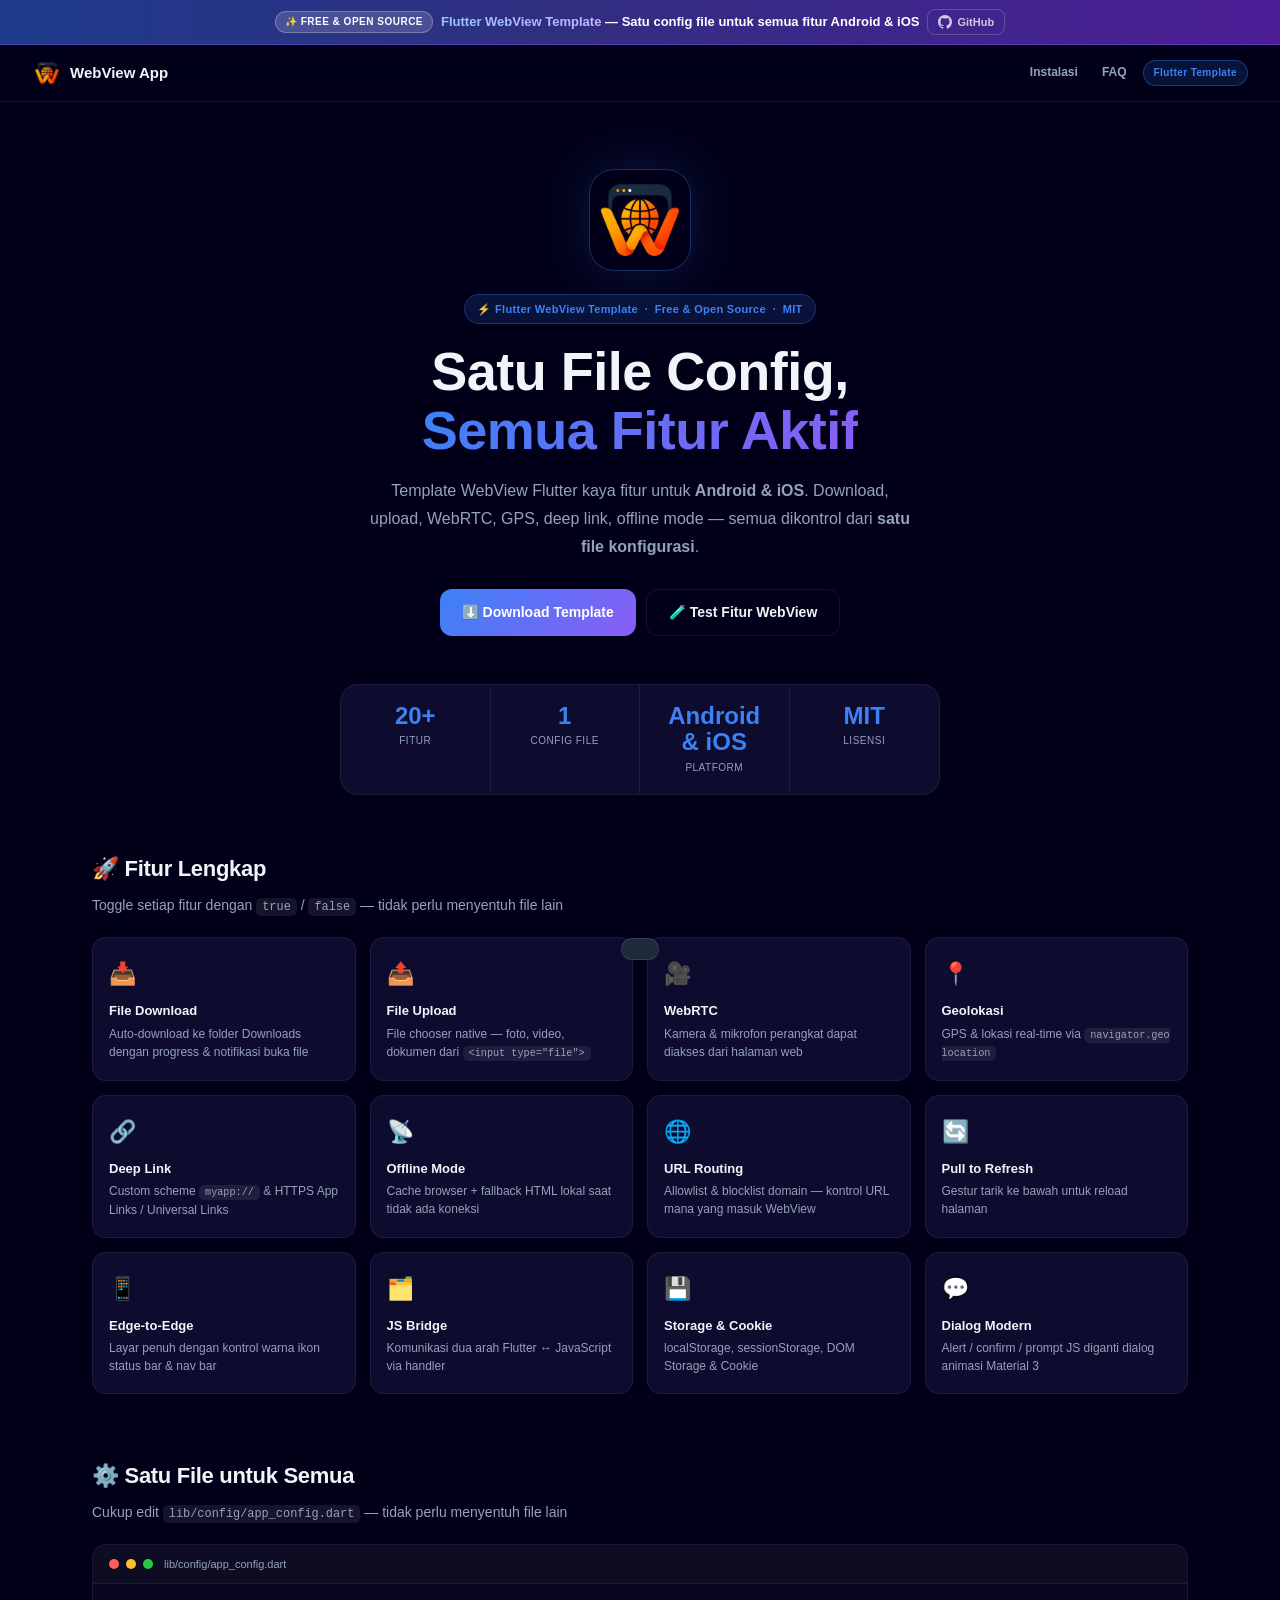
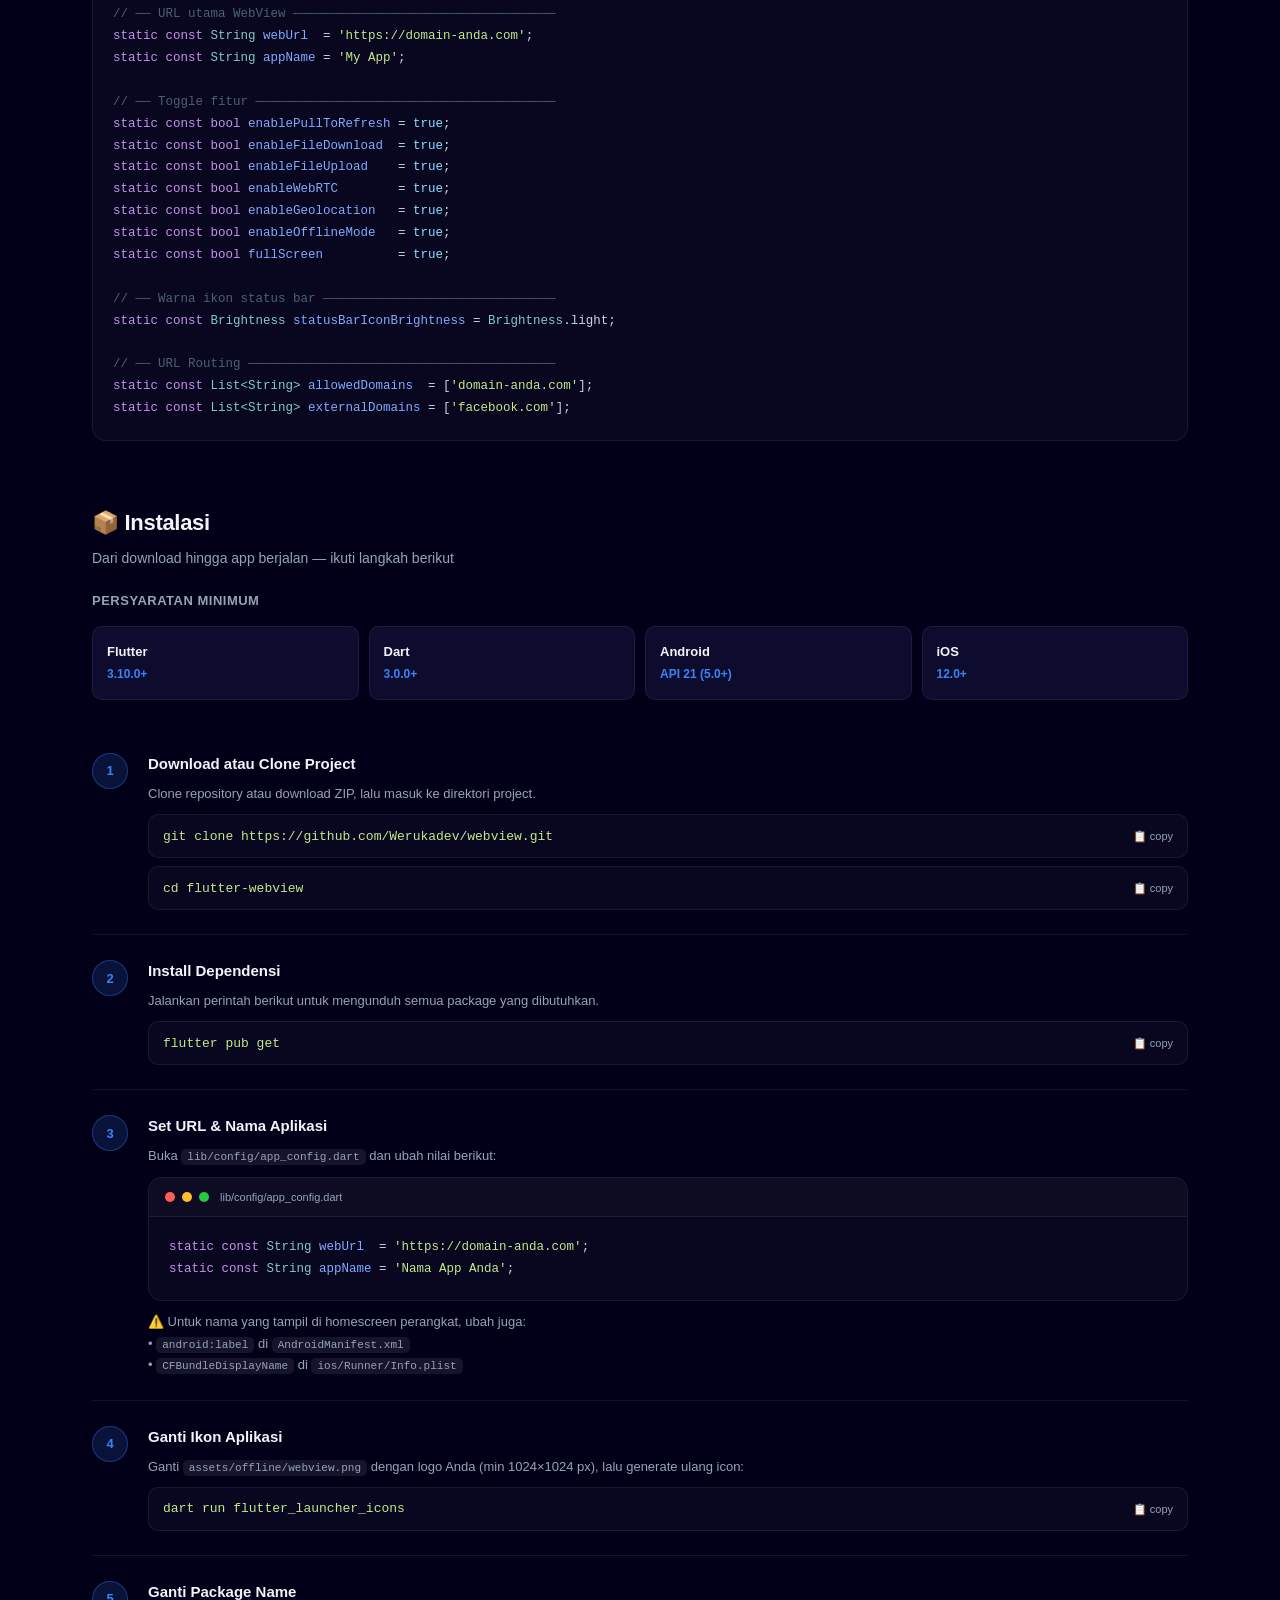
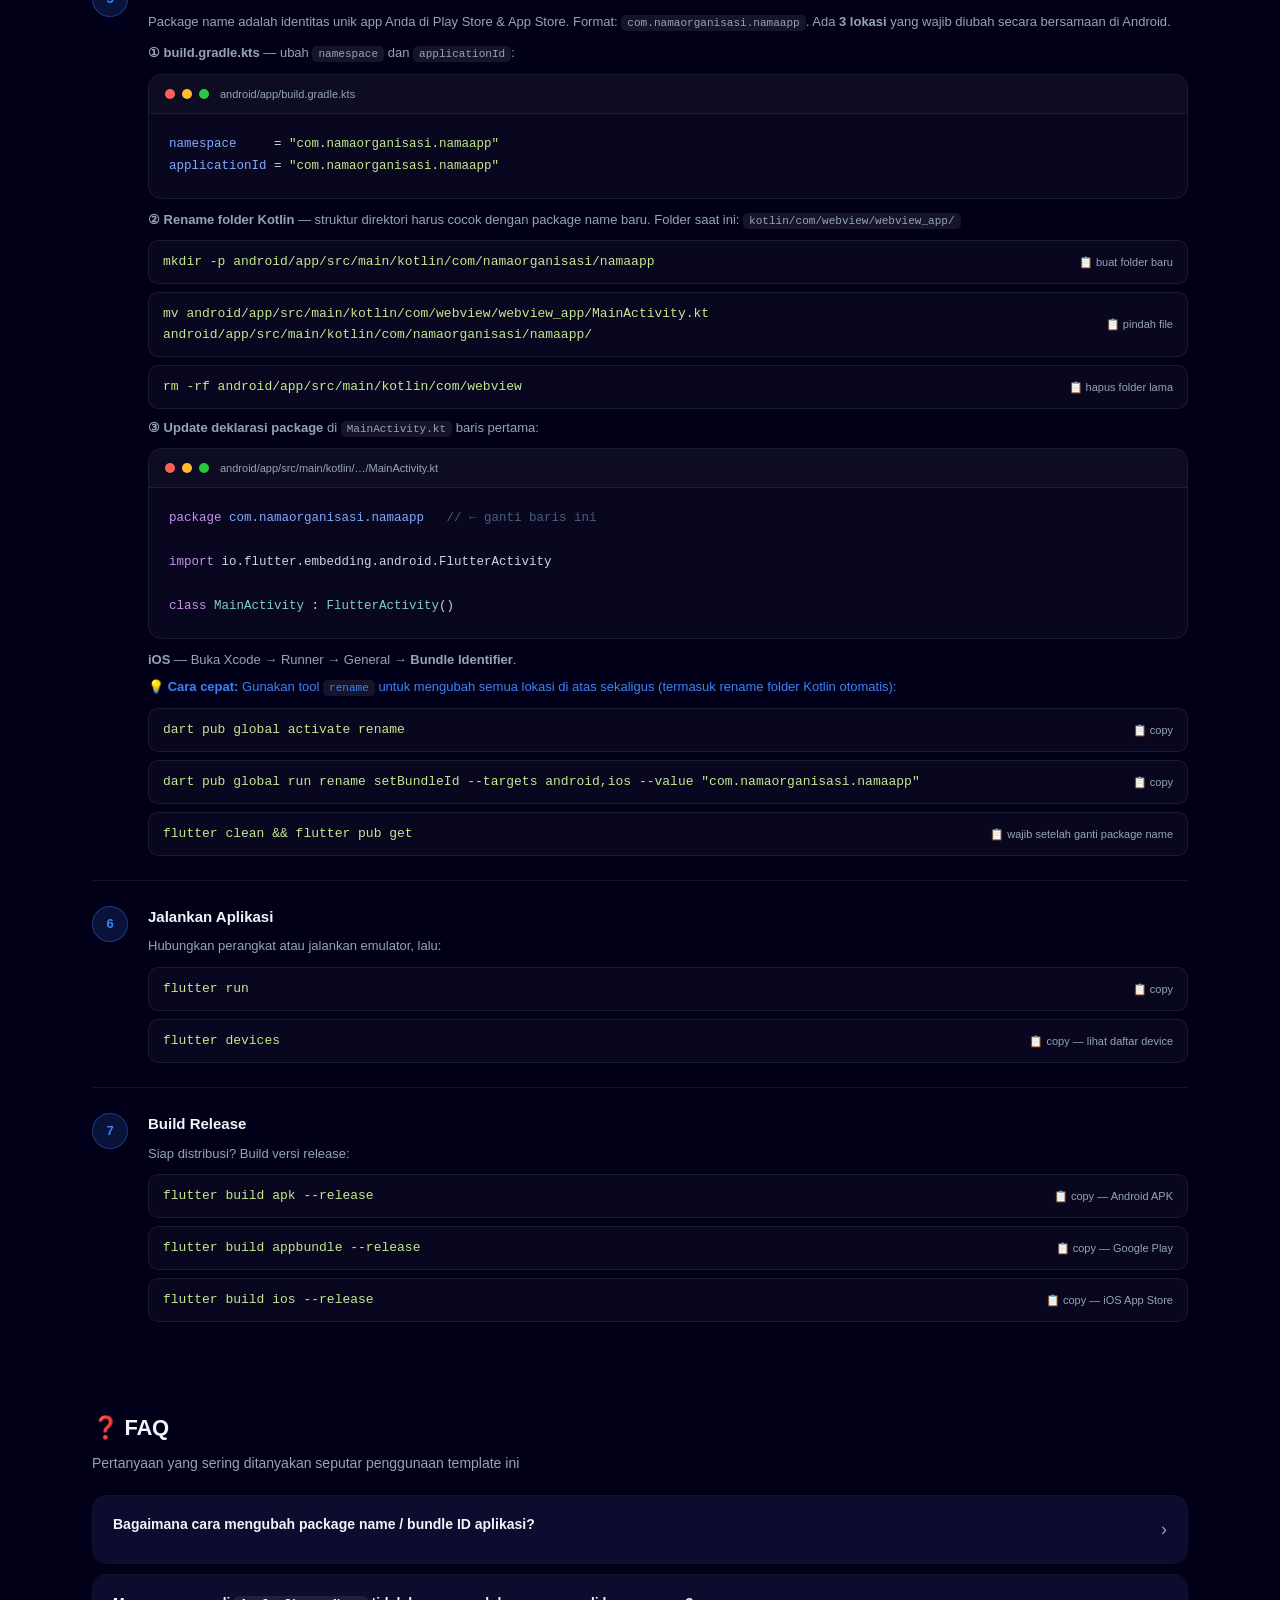
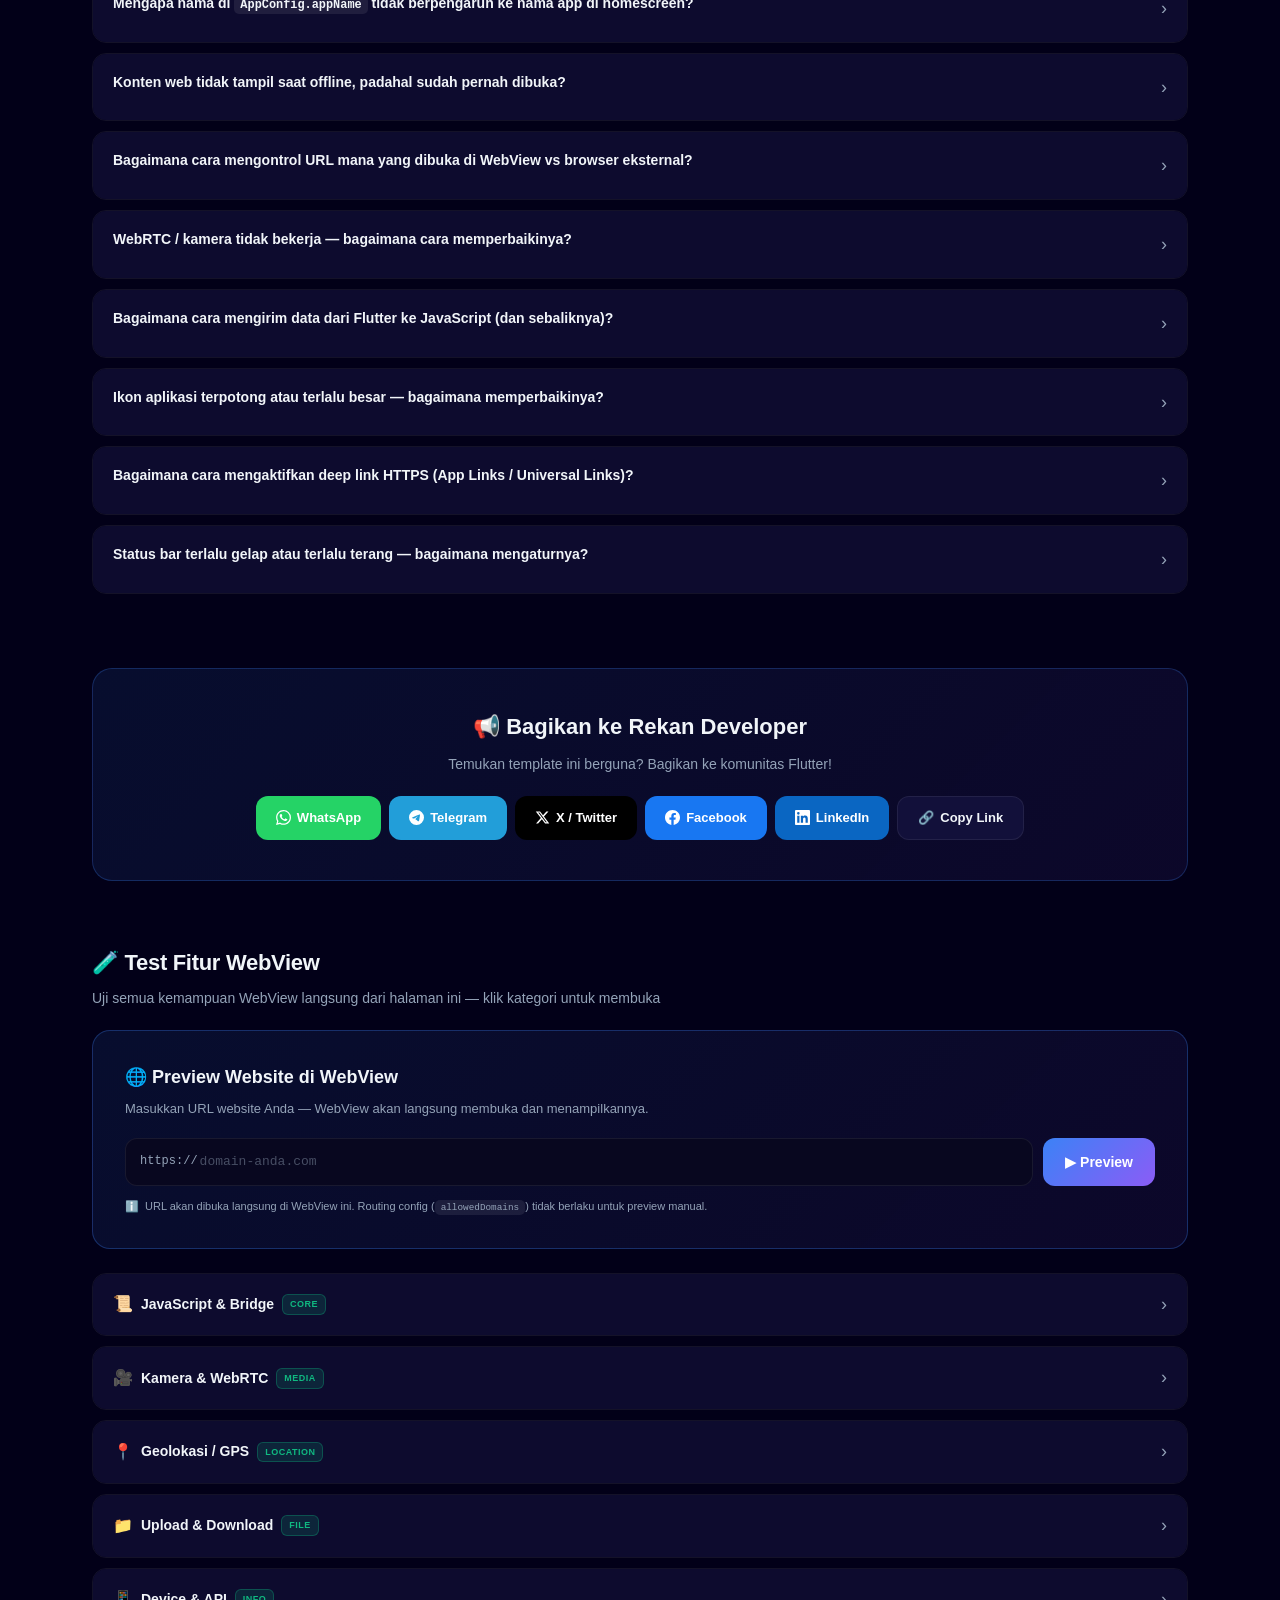
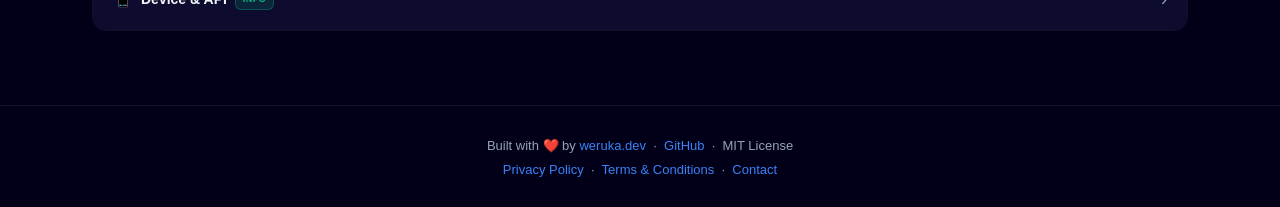
<file: assets/offline/index.html>
<!DOCTYPE html>
<html lang="id">
<head>
  <meta charset="UTF-8">
  <meta name="viewport" content="width=device-width, initial-scale=1.0, maximum-scale=5.0">

  <!-- ══ SEO ══════════════════════════════════════════════════════════════ -->
  <title>Flutter WebView Template — Full Featured, Single Config File</title>
  <meta name="description" content="Template Flutter WebView kaya fitur untuk Android & iOS: download, upload, WebRTC, GPS, deep link, offline mode, URL routing — semua dikontrol dari satu file konfigurasi.">
  <meta name="keywords" content="flutter webview, android webview, ios webview, flutter template, webview app, flutter inappwebview">
  <meta name="author" content="weruka.dev">
  <meta name="robots" content="index, follow">
  <!-- Ganti dengan URL halaman Anda yang sudah di-deploy -->
  <link rel="canonical" href="https://weruka.dev">

  <!-- ══ Favicon ════════════════════════════════════════════════════════════ -->
  <link rel="icon" type="image/png" sizes="512x512" href="webview.png">
  <link rel="apple-touch-icon" href="webview.png">

  <!-- ══ Open Graph (Facebook · WhatsApp · Telegram · LinkedIn) ════════════ -->
  <meta property="og:type"         content="website">
  <meta property="og:site_name"    content="Flutter WebView Template">
  <meta property="og:title"        content="Flutter WebView Template — Kaya Fitur, Satu Config File">
  <meta property="og:description"  content="Template Flutter WebView untuk Android & iOS. Download, upload, WebRTC, GPS, deep link, offline mode — semua dari satu file. MIT License.">
  <!-- Ganti dengan URL absolut gambar Anda (min 1200×630 px untuk Facebook) -->
  <meta property="og:image"        content="https://weruka.dev/assets/offline/webview.png">
  <meta property="og:image:alt"    content="Flutter WebView Template Logo">
  <meta property="og:image:width"  content="512">
  <meta property="og:image:height" content="512">
  <meta property="og:url"          content="https://weruka.dev">
  <meta property="og:locale"       content="id_ID">

  <!-- ══ Twitter / X Card ══════════════════════════════════════════════════ -->
  <meta name="twitter:card"        content="summary_large_image">
  <meta name="twitter:title"       content="Flutter WebView Template — Kaya Fitur, Satu Config File">
  <meta name="twitter:description" content="Template Flutter WebView untuk Android & iOS. Download, upload, WebRTC, GPS, deep link, offline — semua dari satu file.">
  <meta name="twitter:image"       content="https://weruka.dev/assets/offline/webview.png">

  <!-- ══ Structured Data ═══════════════════════════════════════════════════ -->
  <script type="application/ld+json">
  {
    "@context": "https://schema.org",
    "@type": "SoftwareApplication",
    "name": "Flutter WebView Template",
    "applicationCategory": "DeveloperApplication",
    "operatingSystem": "Android, iOS",
    "description": "Template Flutter WebView kaya fitur dengan konfigurasi terpusat dalam satu file.",
    "offers": { "@type": "Offer", "price": "0", "priceCurrency": "USD" },
    "author": { "@type": "Organization", "name": "weruka.dev", "url": "https://weruka.dev" }
  }
  </script>

  <style>
    /* ── Design tokens ───────────────────────────────────── */
    :root {
      --bg:      #020018;
      --surface: #0d0b2e;
      --surf2:   #12103a;
      --border:  rgba(255,255,255,0.07);
      --primary: #3B82F6;
      --prim-g:  rgba(59,130,246,0.15);
      --purple:  #8B5CF6;
      --text:    #F1F5F9;
      --muted:   #94A3B8;
      --success: #10B981;
      /* spacing scale */
      --px: 16px;       /* section horizontal padding (mobile) */
      --gap: 40px;      /* section bottom gap (mobile) */
    }
    @media(min-width:640px)  { :root{ --px:24px; --gap:52px; } }
    @media(min-width:1024px) { :root{ --px:32px; --gap:64px; } }

    /* ── Reset ───────────────────────────────────────────── */
    *, *::before, *::after { margin:0; padding:0; box-sizing:border-box; }
    html { scroll-behavior:smooth; -webkit-text-size-adjust:100%; }
    body {
      background:var(--bg); color:var(--text);
      font-family:-apple-system,BlinkMacSystemFont,'Segoe UI',Roboto,'Helvetica Neue',sans-serif;
      line-height:1.65; min-height:100vh; overflow-x:hidden;
    }
    a { color:var(--primary); text-decoration:none; }
    img { max-width:100%; display:block; }
    code {
      font-family:'SF Mono','Fira Code',Consolas,monospace;
      font-size:.85em; background:rgba(255,255,255,.08);
      padding:2px 6px; border-radius:5px; word-break:break-all;
    }

    /* ── Announcement bar ─────────────────────────────── */
    .announce {
      background:linear-gradient(90deg,#1e3a8a 0%,#312e81 45%,#4c1d95 100%);
      border-bottom:1px solid rgba(139,92,246,.35);
      padding:9px var(--px);
      display:flex; align-items:center; justify-content:center;
      gap:8px; flex-wrap:wrap; text-align:center;
    }
    .announce-badge {
      background:rgba(255,255,255,.15); border:1px solid rgba(255,255,255,.25);
      color:#fff; font-size:10px; font-weight:800;
      padding:2px 9px; border-radius:20px;
      letter-spacing:.5px; text-transform:uppercase; white-space:nowrap;
    }
    .announce-text {
      font-size:12px; font-weight:700; color:#fff;
    }
    .announce-text span {
      background:linear-gradient(90deg,#93c5fd,#c4b5fd);
      -webkit-background-clip:text; -webkit-text-fill-color:transparent; background-clip:text;
    }
    .announce-link {
      display:inline-flex; align-items:center; gap:5px;
      font-size:11px; font-weight:700; color:rgba(255,255,255,.75);
      border:1px solid rgba(255,255,255,.2); border-radius:8px;
      padding:3px 10px; transition:all .2s; white-space:nowrap;
    }
    .announce-link:hover { color:#fff; background:rgba(255,255,255,.12); border-color:rgba(255,255,255,.4); -webkit-text-fill-color:#fff; }
    /* hide github link on very small screens */
    @media(max-width:400px){ .announce-link{ display:none; } }
    @media(min-width:640px){ .announce-text{ font-size:13px; } }

    /* ── Nav ──────────────────────────────────────────── */
    nav {
      position:sticky; top:0; z-index:100;
      padding:12px var(--px);
      background:rgba(2,0,24,.88);
      backdrop-filter:blur(20px) saturate(1.4);
      -webkit-backdrop-filter:blur(20px) saturate(1.4);
      border-bottom:1px solid var(--border);
      display:flex; align-items:center; justify-content:space-between; gap:12px;
    }
    .nav-brand { display:flex; align-items:center; gap:8px; font-size:14px; font-weight:700; min-width:0; }
    .nav-brand img { width:28px; height:28px; border-radius:7px; flex-shrink:0; }
    .nav-brand span { white-space:nowrap; overflow:hidden; text-overflow:ellipsis; }
    .nav-links { display:none; align-items:center; gap:4px; }
    .nav-links a {
      font-size:12px; font-weight:700; color:var(--muted);
      padding:6px 10px; border-radius:8px; transition:color .15s,background .15s;
      white-space:nowrap;
    }
    .nav-links a:hover { color:var(--text); background:rgba(255,255,255,.06); }
    .nav-pill {
      font-size:10px; font-weight:700; letter-spacing:.4px;
      padding:4px 10px; border-radius:20px; white-space:nowrap;
      background:var(--prim-g); border:1px solid rgba(59,130,246,.35); color:var(--primary);
    }
    .nav-right { display:flex; align-items:center; gap:6px; }
    @media(min-width:540px){ .nav-links{ display:flex; } }
    @media(min-width:640px){ .nav-brand{ font-size:15px; } .nav-brand img{ width:30px; height:30px; } }

    /* ── Hero ─────────────────────────────────────────── */
    .hero {
      text-align:center;
      padding:48px var(--px) 36px;
      max-width:720px; margin:0 auto;
    }
    .hero-logo {
      width:clamp(72px,18vw,100px); height:clamp(72px,18vw,100px);
      border-radius:clamp(16px,4vw,24px);
      margin:0 auto 24px; display:block;
      box-shadow:0 0 0 1px rgba(59,130,246,.3),0 0 50px rgba(59,130,246,.2);
    }
    .chip {
      display:inline-flex; align-items:center; gap:6px;
      background:var(--prim-g); border:1px solid rgba(59,130,246,.3); color:var(--primary);
      font-size:11px; font-weight:700; padding:5px 12px; border-radius:20px;
      margin-bottom:18px; letter-spacing:.3px;
      max-width:90vw; text-align:center; flex-wrap:wrap; justify-content:center;
    }
    h1 {
      font-size:clamp(24px,7vw,54px); font-weight:900;
      letter-spacing:clamp(-.5px,-0.03em,-1.5px); line-height:1.1; margin-bottom:16px;
    }
    .grad {
      background:linear-gradient(135deg,var(--primary) 0%,var(--purple) 100%);
      -webkit-background-clip:text; -webkit-text-fill-color:transparent; background-clip:text;
    }
    .hero-sub {
      color:var(--muted); font-size:clamp(14px,3.5vw,16px);
      max-width:540px; margin:0 auto 28px; line-height:1.75;
    }
    .hero-actions { display:flex; gap:10px; justify-content:center; flex-wrap:wrap; }
    @media(min-width:640px){ .hero{ padding:68px var(--px) 48px; } }

    /* ── Buttons ──────────────────────────────────────── */
    .btn {
      display:inline-flex; align-items:center; gap:8px;
      padding:12px 22px; border-radius:12px; font-size:14px; font-weight:700;
      cursor:pointer; border:none; transition:opacity .2s,transform .15s;
      min-height:44px; /* touch target */
    }
    .btn:active { opacity:.8; transform:scale(.97); }
    .btn:hover  { opacity:.87; transform:translateY(-1px); }
    .btn-p { background:linear-gradient(135deg,var(--primary),var(--purple)); color:#fff; }
    .btn-g { background:transparent; color:var(--text); border:1px solid var(--border); }
    .btn-g:hover { border-color:var(--primary); background:var(--prim-g); }
    @media(max-width:360px){ .btn{ font-size:13px; padding:11px 16px; } }

    /* ── Stats bar ────────────────────────────────────── */
    .stats {
      display:grid; grid-template-columns:1fr 1fr;
      max-width:600px; margin:0 auto 48px;
      background:var(--surface); border:1px solid var(--border);
      border-radius:18px; overflow:hidden;
    }
    .stat {
      padding:18px 12px; text-align:center;
      border-right:1px solid var(--border);
      border-bottom:1px solid var(--border);
    }
    .stat:nth-child(2n) { border-right:none; }
    .stat:nth-last-child(-n+2) { border-bottom:none; }
    .stat-v { font-size:clamp(18px,5vw,24px); font-weight:900; color:var(--primary); line-height:1.1; }
    .stat-l { font-size:10px; color:var(--muted); text-transform:uppercase; letter-spacing:.5px; margin-top:4px; }
    @media(min-width:640px){
      .stats{ grid-template-columns:repeat(4,1fr); margin-bottom:56px; }
      .stat{ border-bottom:none; }
      .stat:nth-child(2n){ border-right:1px solid var(--border); }
      .stat:last-child{ border-right:none; }
    }

    /* ── Sections ─────────────────────────────────────── */
    .sec { max-width:1040px; margin:0 auto; padding:0 var(--px) var(--gap); }
    .sec-h { font-size:clamp(18px,4vw,22px); font-weight:800; margin-bottom:6px; letter-spacing:-.3px; }
    .sec-s { color:var(--muted); font-size:clamp(13px,3vw,14px); margin-bottom:20px; }

    /* ── Feature grid ─────────────────────────────────── */
    .fgrid {
      display:grid;
      grid-template-columns:repeat(2,1fr);
      gap:12px;
    }
    .fcard {
      background:var(--surface); border:1px solid var(--border);
      border-radius:14px; padding:16px 14px; transition:border-color .2s,transform .2s;
    }
    .fcard:hover { border-color:rgba(59,130,246,.4); transform:translateY(-2px); }
    .ficon { font-size:22px; margin-bottom:8px; }
    .fname { font-size:13px; font-weight:700; margin-bottom:3px; }
    .fdesc { font-size:12px; color:var(--muted); line-height:1.5; }
    @media(min-width:480px){ .fgrid{ grid-template-columns:repeat(3,1fr); } }
    @media(min-width:768px){ .fgrid{ grid-template-columns:repeat(4,1fr); gap:14px; } .fcard{ padding:18px 16px; } }

    /* ── Code preview ─────────────────────────────────── */
    .cbox { background:#08071f; border:1px solid var(--border); border-radius:14px; overflow:hidden; }
    .ctop {
      display:flex; align-items:center; gap:7px;
      padding:10px 16px; border-bottom:1px solid var(--border);
      background:rgba(255,255,255,.02);
    }
    .d { width:10px; height:10px; border-radius:50%; flex-shrink:0; }
    .dr{background:#FF5F57;} .dy{background:#FEBC2E;} .dg{background:#28C840;}
    .cfile { font-size:11px; color:var(--muted); margin-left:4px; white-space:nowrap; overflow:hidden; text-overflow:ellipsis; }
    pre {
      padding:16px; overflow-x:auto;
      font-family:'SF Mono','Fira Code',Consolas,monospace;
      font-size:11px; line-height:1.75; color:#CBD5E1;
      -webkit-overflow-scrolling:touch;
    }
    @media(min-width:480px){ pre{ font-size:12px; padding:18px; } }
    @media(min-width:768px){ pre{ font-size:12.5px; padding:20px; } }
    .kw{color:#c792ea;} .ty{color:#80cbc4;} .st{color:#c3e88d;}
    .cm{color:#4a6077;} .nm{color:#82aaff;} .bl{color:#89ddff;}

    /* ── Share card ───────────────────────────────────── */
    .share-card {
      background:linear-gradient(135deg,rgba(59,130,246,.1),rgba(139,92,246,.08));
      border:1px solid rgba(59,130,246,.25); border-radius:20px;
      padding:clamp(24px,5vw,40px) var(--px); text-align:center;
    }
    .share-h { font-size:clamp(17px,4vw,22px); font-weight:800; margin-bottom:8px; }
    .share-s { color:var(--muted); font-size:clamp(12px,3vw,14px); margin-bottom:20px; }
    .share-row { display:flex; gap:8px; justify-content:center; flex-wrap:wrap; }
    .sbtn {
      display:inline-flex; align-items:center; gap:6px;
      padding:10px 14px; border-radius:12px; font-size:13px; font-weight:700;
      cursor:pointer; border:none; color:#fff; transition:opacity .2s,transform .15s;
      min-height:44px;
    }
    .sbtn:hover { opacity:.84; transform:translateY(-1px); }
    .sbtn:active { opacity:.75; transform:scale(.96); }
    .sbtn svg { width:15px; height:15px; fill:currentColor; flex-shrink:0; }
    .sbtn span { display:none; }
    .s-wa{background:#25D366;} .s-tg{background:#229ED9;} .s-tw{background:#000;}
    .s-fb{background:#1877F2;} .s-li{background:#0A66C2;}
    .s-cp{background:var(--surf2);border:1px solid var(--border);color:var(--text);}
    /* show label from 400px */
    @media(min-width:400px){ .sbtn span{ display:inline; } .sbtn{ padding:10px 16px; } }
    @media(min-width:640px){ .sbtn{ padding:11px 20px; } }

    /* ── Toast ────────────────────────────────────────── */
    .toast {
      position:fixed; bottom:20px; left:50%;
      transform:translateX(-50%) translateY(80px);
      background:#1e293b; border:1px solid rgba(255,255,255,.1);
      color:var(--text); padding:10px 18px; border-radius:12px;
      font-size:13px; font-weight:600; z-index:999;
      transition:transform .35s cubic-bezier(0.34,1.56,0.64,1);
      white-space:nowrap; pointer-events:none; max-width:90vw; text-align:center;
    }
    .toast.show { transform:translateX(-50%) translateY(0); }

    /* ── Accordion ────────────────────────────────────── */
    .acc { border:1px solid var(--border); border-radius:14px; overflow:hidden; margin-bottom:10px; }
    .acc-h {
      display:flex; align-items:center; justify-content:space-between;
      padding:14px 16px; cursor:pointer; min-height:52px;
      background:var(--surface); user-select:none; transition:background .15s;
    }
    .acc-h:hover { background:var(--surf2); }
    .acc-l { display:flex; align-items:center; gap:8px; min-width:0; }
    .acc-l strong { font-size:13px; white-space:nowrap; }
    .acc-tag {
      font-size:9px; font-weight:800; letter-spacing:.5px; text-transform:uppercase;
      padding:2px 7px; border-radius:6px; white-space:nowrap;
      background:rgba(16,185,129,.15); border:1px solid rgba(16,185,129,.3); color:var(--success);
    }
    .chev { color:var(--muted); font-size:18px; transition:transform .3s; flex-shrink:0; }
    .acc-b { display:none; padding:16px; border-top:1px solid var(--border); }
    .acc-b.open { display:block; }
    @media(min-width:480px){ .acc-h{ padding:16px 20px; } .acc-b{ padding:20px; } .acc-l strong{ font-size:14px; } }

    /* ── Test grid ────────────────────────────────────── */
    .tgrid { display:grid; grid-template-columns:repeat(auto-fill,minmax(100px,1fr)); gap:8px; margin-bottom:12px; }
    .tbtn {
      padding:12px 8px; border-radius:10px; text-align:center;
      border:1px solid var(--border); background:rgba(255,255,255,.03);
      color:var(--text); font-size:11px; font-weight:700; cursor:pointer;
      transition:all .18s; min-height:72px;
    }
    .tbtn:hover { border-color:var(--primary); background:var(--prim-g); color:var(--primary); }
    .tbtn:active { transform:scale(.95); }
    .tbtn .ico { font-size:20px; display:block; margin-bottom:4px; }
    .result {
      background:#08071f; border:1px solid var(--border); border-radius:10px; padding:12px;
      font-family:'SF Mono',Consolas,monospace; font-size:11px; line-height:1.65;
      color:var(--muted); min-height:54px; white-space:pre-wrap; word-break:break-all;
      -webkit-overflow-scrolling:touch;
    }
    @media(min-width:480px){ .tgrid{ grid-template-columns:repeat(auto-fill,minmax(120px,1fr)); gap:10px; } .tbtn{ font-size:12px; } .result{ font-size:12px; padding:14px; } }

    /* ── Install steps ────────────────────────────────── */
    .steps { display:flex; flex-direction:column; }
    .step { display:flex; gap:14px; padding:20px 0; border-bottom:1px solid var(--border); }
    .step:last-child { border-bottom:none; }
    .step-num {
      flex-shrink:0; width:34px; height:34px; border-radius:50%;
      background:var(--prim-g); border:1px solid rgba(59,130,246,.35);
      color:var(--primary); font-size:13px; font-weight:900;
      display:flex; align-items:center; justify-content:center; margin-top:1px;
    }
    .step-body { flex:1; min-width:0; }
    .step-title { font-size:14px; font-weight:800; margin-bottom:6px; }
    .step-desc { font-size:12px; color:var(--muted); line-height:1.65; margin-bottom:10px; }
    .step-desc:last-child { margin-bottom:0; }
    .cmd {
      display:flex; align-items:center; justify-content:space-between; gap:10px;
      background:#08071f; border:1px solid var(--border); border-radius:10px;
      padding:10px 14px; margin-bottom:8px; cursor:pointer; min-height:44px;
      -webkit-overflow-scrolling:touch;
    }
    .cmd:last-child { margin-bottom:0; }
    .cmd:hover { border-color:rgba(59,130,246,.4); }
    .cmd:active { opacity:.8; }
    .cmd-text {
      font-family:'SF Mono','Fira Code',Consolas,monospace;
      font-size:11px; color:#c3e88d; flex:1;
      overflow:hidden; text-overflow:ellipsis; white-space:nowrap;
    }
    .cmd-copy { font-size:10px; color:var(--muted); white-space:nowrap; flex-shrink:0; }
    .req-grid { display:grid; grid-template-columns:repeat(2,1fr); gap:10px; }
    .req-card { background:var(--surface); border:1px solid var(--border); border-radius:10px; padding:14px; }
    .req-name { font-size:13px; font-weight:700; }
    .req-val { font-size:12px; color:var(--primary); font-weight:600; margin-top:3px; }
    @media(min-width:480px){
      .step{ gap:20px; padding:24px 0; } .step-num{ width:36px; height:36px; }
      .step-title{ font-size:15px; } .step-desc{ font-size:13px; }
      .cmd-text{ font-size:12.5px; } .cmd-copy{ font-size:11px; }
      .req-grid{ grid-template-columns:repeat(4,1fr); }
    }
    @media(min-width:768px){ .cmd-text{ white-space:normal; font-size:13px; } }

    /* ── FAQ ──────────────────────────────────────────── */
    .faq-item { border:1px solid var(--border); border-radius:14px; overflow:hidden; margin-bottom:10px; }
    .faq-q {
      display:flex; align-items:flex-start; justify-content:space-between; gap:12px;
      padding:16px; cursor:pointer; min-height:52px;
      background:var(--surface); user-select:none; transition:background .15s;
    }
    .faq-q:hover { background:var(--surf2); }
    .faq-q-text { font-size:13px; font-weight:700; line-height:1.5; flex:1; }
    .faq-chev { color:var(--muted); font-size:18px; flex-shrink:0; transition:transform .3s; margin-top:1px; }
    .faq-a {
      display:none; padding:16px;
      font-size:13px; color:var(--muted); line-height:1.75;
      border-top:1px solid var(--border);
    }
    .faq-a.open { display:block; }
    .faq-a p { margin-bottom:10px; }
    .faq-a p:last-child { margin-bottom:0; }
    .faq-a ul { padding-left:18px; }
    .faq-a li { margin-bottom:6px; }
    @media(min-width:480px){
      .faq-q{ padding:18px 20px; } .faq-q-text{ font-size:14px; }
      .faq-a{ padding:16px 20px 20px; }
    }

    /* ── Footer ───────────────────────────────────────── */
    footer {
      text-align:center; padding:24px var(--px);
      border-top:1px solid var(--border); color:var(--muted); font-size:12px; line-height:1.8;
    }
    @media(min-width:480px){ footer{ font-size:13px; padding:28px var(--px); } }

    /* ── URL Preview ──────────────────────────────────── */
    .url-preview-card {
      background:linear-gradient(135deg,rgba(59,130,246,.1),rgba(139,92,246,.08));
      border:1px solid rgba(59,130,246,.3); border-radius:18px;
      padding:clamp(20px,4vw,32px); margin-bottom:24px;
    }
    .url-preview-title { font-size:clamp(15px,3.5vw,18px); font-weight:800; margin-bottom:6px; }
    .url-preview-sub { font-size:clamp(12px,3vw,13px); color:var(--muted); margin-bottom:18px; line-height:1.6; }
    .url-input-row {
      display:flex; gap:10px; align-items:stretch; flex-wrap:wrap;
    }
    .url-input-wrap {
      flex:1; min-width:0;
      display:flex; align-items:center;
      background:#08071f; border:1px solid var(--border); border-radius:12px;
      padding:0 14px; min-height:48px; transition:border-color .2s;
      min-width:180px;
    }
    .url-input-wrap:focus-within { border-color:rgba(59,130,246,.6); box-shadow:0 0 0 3px rgba(59,130,246,.12); }
    .url-prefix {
      font-family:'SF Mono',Consolas,monospace; font-size:12px;
      color:var(--muted); white-space:nowrap; user-select:none; margin-right:2px;
    }
    .url-input {
      flex:1; background:none; border:none; outline:none;
      font-family:'SF Mono',Consolas,monospace; font-size:13px;
      color:var(--text); min-width:0; padding:12px 0;
    }
    .url-input::placeholder { color:rgba(148,163,184,.45); }
    .url-submit {
      display:inline-flex; align-items:center; gap:8px;
      padding:0 22px; min-height:48px; border-radius:12px; border:none;
      background:linear-gradient(135deg,var(--primary),var(--purple)); color:#fff;
      font-size:14px; font-weight:700; cursor:pointer; white-space:nowrap;
      transition:opacity .2s,transform .15s; flex-shrink:0;
    }
    .url-submit:hover { opacity:.87; transform:translateY(-1px); }
    .url-submit:active { opacity:.75; transform:scale(.97); }
    .url-submit:disabled { opacity:.4; cursor:not-allowed; transform:none; }
    .url-note {
      margin-top:12px; font-size:11px; color:var(--muted);
      display:flex; align-items:flex-start; gap:6px; line-height:1.6;
    }
    .url-status {
      margin-top:10px; font-size:12px; font-weight:700; min-height:18px;
      color:var(--success); display:none;
    }
    .url-status.show { display:block; }
    @media(max-width:420px){
      .url-input-row{ flex-direction:column; }
      .url-submit{ width:100%; justify-content:center; min-height:44px; }
    }

    /* ── Large screen enhancements ────────────────────── */
    @media(min-width:1024px){
      .sec{ max-width:1080px; }
      .fgrid{ grid-template-columns:repeat(4,1fr); }
      .hero{ max-width:760px; }
    }
    @media(min-width:1280px){
      .sec{ max-width:1160px; }
    }
  </style>
</head>
<body>

<!-- ANNOUNCEMENT BAR -->
<div class="announce">
  <span class="announce-badge">✨ Free &amp; Open Source</span>
  <span class="announce-text"><span>Flutter WebView Template</span> — Satu config file untuk semua fitur Android &amp; iOS</span>
  <a href="https://github.com/Werukadev/webview" target="_blank" rel="noopener" class="announce-link">
    <svg width="14" height="14" viewBox="0 0 24 24" fill="currentColor" style="-webkit-text-fill-color:currentColor"><path d="M12 0C5.374 0 0 5.373 0 12c0 5.302 3.438 9.8 8.207 11.387.599.111.793-.261.793-.577v-2.234c-3.338.726-4.033-1.416-4.033-1.416-.546-1.387-1.333-1.756-1.333-1.756-1.089-.745.083-.729.083-.729 1.205.084 1.839 1.237 1.839 1.237 1.07 1.834 2.807 1.304 3.492.997.107-.775.418-1.305.762-1.604-2.665-.305-5.467-1.334-5.467-5.931 0-1.311.469-2.381 1.236-3.221-.124-.303-.535-1.524.117-3.176 0 0 1.008-.322 3.301 1.23A11.509 11.509 0 0 1 12 5.803c1.02.005 2.047.138 3.006.404 2.291-1.552 3.297-1.23 3.297-1.23.653 1.653.242 2.874.118 3.176.77.84 1.235 1.911 1.235 3.221 0 4.609-2.807 5.624-5.479 5.921.43.372.823 1.102.823 2.222v3.293c0 .319.192.694.801.576C20.566 21.797 24 17.3 24 12c0-6.627-5.373-12-12-12z"/></svg>
    GitHub
  </a>
</div>

<!-- NAV -->
<nav>
  <div class="nav-brand">
    <img src="webview.png" alt="Logo">
    <span>WebView App</span>
  </div>
  <div class="nav-right">
    <div class="nav-links">
      <a href="#install">Instalasi</a>
      <a href="#faq">FAQ</a>
    </div>
    <span class="nav-pill">Flutter Template</span>
  </div>
</nav>

<!-- HERO -->
<div class="hero">
  <img src="webview.png" alt="Flutter WebView Template Logo" class="hero-logo">
  <div class="chip">⚡ Flutter WebView Template &nbsp;·&nbsp; Free &amp; Open Source &nbsp;·&nbsp; MIT</div>
  <h1>Satu File Config,<br><span class="grad">Semua Fitur Aktif</span></h1>
  <p class="hero-sub">
    Template WebView Flutter kaya fitur untuk <strong>Android &amp; iOS</strong>.
    Download, upload, WebRTC, GPS, deep link, offline mode —
    semua dikontrol dari <strong>satu file konfigurasi</strong>.
  </p>
  <div class="hero-actions">
    <a href="https://github.com/Werukadev/webview" class="btn btn-p" target="_blank" rel="noopener">⬇️ Download Template</a>
    <button class="btn btn-g" onclick="document.getElementById('dev').scrollIntoView({behavior:'smooth'})">🧪 Test Fitur WebView</button>
  </div>
</div>

<!-- STATS -->
<div class="stats">
  <div class="stat"><div class="stat-v">20+</div><div class="stat-l">Fitur</div></div>
  <div class="stat"><div class="stat-v">1</div><div class="stat-l">Config File</div></div>
  <div class="stat"><div class="stat-v">Android<br>&amp; iOS</div><div class="stat-l">Platform</div></div>
  <div class="stat"><div class="stat-v">MIT</div><div class="stat-l">Lisensi</div></div>
</div>

<!-- FEATURES -->
<div class="sec">
  <div class="sec-h">🚀 Fitur Lengkap</div>
  <p class="sec-s">Toggle setiap fitur dengan <code>true</code> / <code>false</code> — tidak perlu menyentuh file lain</p>
  <div class="fgrid">
    <div class="fcard"><div class="ficon">📥</div><div class="fname">File Download</div><div class="fdesc">Auto-download ke folder Downloads dengan progress &amp; notifikasi buka file</div></div>
    <div class="fcard"><div class="ficon">📤</div><div class="fname">File Upload</div><div class="fdesc">File chooser native — foto, video, dokumen dari <code>&lt;input type="file"&gt;</code></div></div>
    <div class="fcard"><div class="ficon">🎥</div><div class="fname">WebRTC</div><div class="fdesc">Kamera &amp; mikrofon perangkat dapat diakses dari halaman web</div></div>
    <div class="fcard"><div class="ficon">📍</div><div class="fname">Geolokasi</div><div class="fdesc">GPS &amp; lokasi real-time via <code>navigator.geolocation</code></div></div>
    <div class="fcard"><div class="ficon">🔗</div><div class="fname">Deep Link</div><div class="fdesc">Custom scheme <code>myapp://</code> &amp; HTTPS App Links / Universal Links</div></div>
    <div class="fcard"><div class="ficon">📡</div><div class="fname">Offline Mode</div><div class="fdesc">Cache browser + fallback HTML lokal saat tidak ada koneksi</div></div>
    <div class="fcard"><div class="ficon">🌐</div><div class="fname">URL Routing</div><div class="fdesc">Allowlist &amp; blocklist domain — kontrol URL mana yang masuk WebView</div></div>
    <div class="fcard"><div class="ficon">🔄</div><div class="fname">Pull to Refresh</div><div class="fdesc">Gestur tarik ke bawah untuk reload halaman</div></div>
    <div class="fcard"><div class="ficon">📱</div><div class="fname">Edge-to-Edge</div><div class="fdesc">Layar penuh dengan kontrol warna ikon status bar &amp; nav bar</div></div>
    <div class="fcard"><div class="ficon">🗂️</div><div class="fname">JS Bridge</div><div class="fdesc">Komunikasi dua arah Flutter ↔ JavaScript via handler</div></div>
    <div class="fcard"><div class="ficon">💾</div><div class="fname">Storage &amp; Cookie</div><div class="fdesc">localStorage, sessionStorage, DOM Storage &amp; Cookie</div></div>
    <div class="fcard"><div class="ficon">💬</div><div class="fname">Dialog Modern</div><div class="fdesc">Alert / confirm / prompt JS diganti dialog animasi Material 3</div></div>
  </div>
</div>

<!-- CONFIG PREVIEW -->
<div class="sec">
  <div class="sec-h">⚙️ Satu File untuk Semua</div>
  <p class="sec-s">Cukup edit <code>lib/config/app_config.dart</code> — tidak perlu menyentuh file lain</p>
  <div class="cbox">
    <div class="ctop">
      <span class="d dr"></span><span class="d dy"></span><span class="d dg"></span>
      <span class="cfile">lib/config/app_config.dart</span>
    </div>
<pre><span class="cm">// ── URL utama WebView ───────────────────────────────────</span>
<span class="kw">static const</span> <span class="ty">String</span> <span class="nm">webUrl</span>  = <span class="st">'https://domain-anda.com'</span>;
<span class="kw">static const</span> <span class="ty">String</span> <span class="nm">appName</span> = <span class="st">'My App'</span>;

<span class="cm">// ── Toggle fitur ────────────────────────────────────────</span>
<span class="kw">static const bool</span> <span class="nm">enablePullToRefresh</span> = <span class="bl">true</span>;
<span class="kw">static const bool</span> <span class="nm">enableFileDownload</span>  = <span class="bl">true</span>;
<span class="kw">static const bool</span> <span class="nm">enableFileUpload</span>    = <span class="bl">true</span>;
<span class="kw">static const bool</span> <span class="nm">enableWebRTC</span>        = <span class="bl">true</span>;
<span class="kw">static const bool</span> <span class="nm">enableGeolocation</span>   = <span class="bl">true</span>;
<span class="kw">static const bool</span> <span class="nm">enableOfflineMode</span>   = <span class="bl">true</span>;
<span class="kw">static const bool</span> <span class="nm">fullScreen</span>          = <span class="bl">true</span>;

<span class="cm">// ── Warna ikon status bar ───────────────────────────────</span>
<span class="kw">static const</span> <span class="ty">Brightness</span> <span class="nm">statusBarIconBrightness</span> = <span class="ty">Brightness</span>.light;

<span class="cm">// ── URL Routing ─────────────────────────────────────────</span>
<span class="kw">static const</span> <span class="ty">List&lt;String&gt;</span> <span class="nm">allowedDomains</span>  = [<span class="st">'domain-anda.com'</span>];
<span class="kw">static const</span> <span class="ty">List&lt;String&gt;</span> <span class="nm">externalDomains</span> = [<span class="st">'facebook.com'</span>];</pre>
  </div>
</div>

<!-- INSTALASI -->
<div class="sec" id="install">
  <div class="sec-h">📦 Instalasi</div>
  <p class="sec-s">Dari download hingga app berjalan — ikuti langkah berikut</p>

  <!-- Persyaratan -->
  <div style="margin-bottom:28px">
    <div style="font-size:13px;font-weight:700;color:var(--muted);text-transform:uppercase;letter-spacing:.5px;margin-bottom:14px">Persyaratan Minimum</div>
    <div class="req-grid">
      <div class="req-card"><div class="req-name">Flutter</div><div class="req-val">3.10.0+</div></div>
      <div class="req-card"><div class="req-name">Dart</div><div class="req-val">3.0.0+</div></div>
      <div class="req-card"><div class="req-name">Android</div><div class="req-val">API 21 (5.0+)</div></div>
      <div class="req-card"><div class="req-name">iOS</div><div class="req-val">12.0+</div></div>
    </div>
  </div>

  <!-- Steps -->
  <div class="steps">

    <div class="step">
      <div class="step-num">1</div>
      <div class="step-body">
        <div class="step-title">Download atau Clone Project</div>
        <p class="step-desc">Clone repository atau download ZIP, lalu masuk ke direktori project.</p>
        <div class="cmd" onclick="copyCmd(this)">
          <span class="cmd-text">git clone https://github.com/Werukadev/webview.git</span>
          <span class="cmd-copy">📋 copy</span>
        </div>
        <div class="cmd" onclick="copyCmd(this)">
          <span class="cmd-text">cd flutter-webview</span>
          <span class="cmd-copy">📋 copy</span>
        </div>
      </div>
    </div>

    <div class="step">
      <div class="step-num">2</div>
      <div class="step-body">
        <div class="step-title">Install Dependensi</div>
        <p class="step-desc">Jalankan perintah berikut untuk mengunduh semua package yang dibutuhkan.</p>
        <div class="cmd" onclick="copyCmd(this)">
          <span class="cmd-text">flutter pub get</span>
          <span class="cmd-copy">📋 copy</span>
        </div>
      </div>
    </div>

    <div class="step">
      <div class="step-num">3</div>
      <div class="step-body">
        <div class="step-title">Set URL &amp; Nama Aplikasi</div>
        <p class="step-desc">Buka <code>lib/config/app_config.dart</code> dan ubah nilai berikut:</p>
        <div class="cbox" style="margin-top:4px">
          <div class="ctop">
            <span class="d dr"></span><span class="d dy"></span><span class="d dg"></span>
            <span class="cfile">lib/config/app_config.dart</span>
          </div>
<pre><span class="kw">static const</span> <span class="ty">String</span> <span class="nm">webUrl</span>  = <span class="st">'https://domain-anda.com'</span>;
<span class="kw">static const</span> <span class="ty">String</span> <span class="nm">appName</span> = <span class="st">'Nama App Anda'</span>;</pre>
        </div>
        <p class="step-desc" style="margin-top:10px">⚠️ Untuk nama yang tampil di homescreen perangkat, ubah juga:<br>
        &bull; <code>android:label</code> di <code>AndroidManifest.xml</code><br>
        &bull; <code>CFBundleDisplayName</code> di <code>ios/Runner/Info.plist</code></p>
      </div>
    </div>

    <div class="step">
      <div class="step-num">4</div>
      <div class="step-body">
        <div class="step-title">Ganti Ikon Aplikasi</div>
        <p class="step-desc">Ganti <code>assets/offline/webview.png</code> dengan logo Anda (min 1024×1024 px), lalu generate ulang icon:</p>
        <div class="cmd" onclick="copyCmd(this)">
          <span class="cmd-text">dart run flutter_launcher_icons</span>
          <span class="cmd-copy">📋 copy</span>
        </div>
      </div>
    </div>

    <div class="step">
      <div class="step-num">5</div>
      <div class="step-body">
        <div class="step-title">Ganti Package Name</div>
        <p class="step-desc">Package name adalah identitas unik app Anda di Play Store &amp; App Store. Format: <code>com.namaorganisasi.namaapp</code>. Ada <strong>3 lokasi</strong> yang wajib diubah secara bersamaan di Android.</p>

        <p class="step-desc"><strong>① build.gradle.kts</strong> — ubah <code>namespace</code> dan <code>applicationId</code>:</p>
        <div class="cbox" style="margin-top:4px;margin-bottom:10px">
          <div class="ctop">
            <span class="d dr"></span><span class="d dy"></span><span class="d dg"></span>
            <span class="cfile">android/app/build.gradle.kts</span>
          </div>
<pre><span class="nm">namespace</span>     = <span class="st">"com.namaorganisasi.namaapp"</span>
<span class="nm">applicationId</span> = <span class="st">"com.namaorganisasi.namaapp"</span></pre>
        </div>

        <p class="step-desc"><strong>② Rename folder Kotlin</strong> — struktur direktori harus cocok dengan package name baru. Folder saat ini: <code>kotlin/com/webview/webview_app/</code></p>
        <div class="cmd" onclick="copyCmd(this)">
          <span class="cmd-text">mkdir -p android/app/src/main/kotlin/com/namaorganisasi/namaapp</span>
          <span class="cmd-copy">📋 buat folder baru</span>
        </div>
        <div class="cmd" onclick="copyCmd(this)">
          <span class="cmd-text">mv android/app/src/main/kotlin/com/webview/webview_app/MainActivity.kt android/app/src/main/kotlin/com/namaorganisasi/namaapp/</span>
          <span class="cmd-copy">📋 pindah file</span>
        </div>
        <div class="cmd" onclick="copyCmd(this)">
          <span class="cmd-text">rm -rf android/app/src/main/kotlin/com/webview</span>
          <span class="cmd-copy">📋 hapus folder lama</span>
        </div>

        <p class="step-desc"><strong>③ Update deklarasi package</strong> di <code>MainActivity.kt</code> baris pertama:</p>
        <div class="cbox" style="margin-top:4px;margin-bottom:10px">
          <div class="ctop">
            <span class="d dr"></span><span class="d dy"></span><span class="d dg"></span>
            <span class="cfile">android/app/src/main/kotlin/…/MainActivity.kt</span>
          </div>
<pre><span class="kw">package</span> <span class="nm">com.namaorganisasi.namaapp</span>   <span class="cm">// ← ganti baris ini</span>

<span class="kw">import</span> io.flutter.embedding.android.FlutterActivity

<span class="kw">class</span> <span class="ty">MainActivity</span> : <span class="ty">FlutterActivity</span>()</pre>
        </div>

        <p class="step-desc"><strong>iOS</strong> — Buka Xcode → Runner → General → <strong>Bundle Identifier</strong>.</p>
        <p class="step-desc" style="color:var(--primary);margin-top:-4px">💡 <strong>Cara cepat:</strong> Gunakan tool <code>rename</code> untuk mengubah semua lokasi di atas sekaligus (termasuk rename folder Kotlin otomatis):</p>
        <div class="cmd" onclick="copyCmd(this)">
          <span class="cmd-text">dart pub global activate rename</span>
          <span class="cmd-copy">📋 copy</span>
        </div>
        <div class="cmd" onclick="copyCmd(this)">
          <span class="cmd-text">dart pub global run rename setBundleId --targets android,ios --value "com.namaorganisasi.namaapp"</span>
          <span class="cmd-copy">📋 copy</span>
        </div>
        <div class="cmd" onclick="copyCmd(this)">
          <span class="cmd-text">flutter clean && flutter pub get</span>
          <span class="cmd-copy">📋 wajib setelah ganti package name</span>
        </div>
      </div>
    </div>

    <div class="step">
      <div class="step-num">6</div>
      <div class="step-body">
        <div class="step-title">Jalankan Aplikasi</div>
        <p class="step-desc">Hubungkan perangkat atau jalankan emulator, lalu:</p>
        <div class="cmd" onclick="copyCmd(this)">
          <span class="cmd-text">flutter run</span>
          <span class="cmd-copy">📋 copy</span>
        </div>
        <div class="cmd" onclick="copyCmd(this)">
          <span class="cmd-text">flutter devices</span>
          <span class="cmd-copy">📋 copy — lihat daftar device</span>
        </div>
      </div>
    </div>

    <div class="step">
      <div class="step-num">7</div>
      <div class="step-body">
        <div class="step-title">Build Release</div>
        <p class="step-desc">Siap distribusi? Build versi release:</p>
        <div class="cmd" onclick="copyCmd(this)">
          <span class="cmd-text">flutter build apk --release</span>
          <span class="cmd-copy">📋 copy — Android APK</span>
        </div>
        <div class="cmd" onclick="copyCmd(this)">
          <span class="cmd-text">flutter build appbundle --release</span>
          <span class="cmd-copy">📋 copy — Google Play</span>
        </div>
        <div class="cmd" onclick="copyCmd(this)">
          <span class="cmd-text">flutter build ios --release</span>
          <span class="cmd-copy">📋 copy — iOS App Store</span>
        </div>
      </div>
    </div>

  </div>
</div>

<!-- FAQ -->
<div class="sec" id="faq">
  <div class="sec-h">❓ FAQ</div>
  <p class="sec-s">Pertanyaan yang sering ditanyakan seputar penggunaan template ini</p>

  <div class="faq-item">
    <div class="faq-q" onclick="toggleFaq(this)">
      <span class="faq-q-text">Bagaimana cara mengubah package name / bundle ID aplikasi?</span>
      <span class="faq-chev">›</span>
    </div>
    <div class="faq-a">
      <p>Package name adalah identitas unik app di Play Store &amp; App Store — harus diubah sebelum publish. Format: <code>com.namaorganisasi.namaapp</code></p>
      <p><strong>Android — 3 lokasi wajib diubah bersamaan:</strong></p>
      <ul>
        <li><code>android/app/build.gradle.kts</code> — ubah <code>namespace</code> dan <code>applicationId</code></li>
        <li><strong>Rename folder Kotlin</strong> dari <code>kotlin/com/webview/webview_app/</code> ke <code>kotlin/com/namaorganisasi/namaapp/</code> — folder harus cocok dengan package name</li>
        <li><code>MainActivity.kt</code> — ubah baris <code>package com.webview.webview_app</code> menjadi package name baru</li>
      </ul>
      <p><strong>iOS:</strong> Buka Xcode → Runner target → General → <strong>Bundle Identifier</strong>.</p>
      <p>💡 <strong>Cara cepat:</strong> Gunakan <code>rename</code> — otomatis mengubah semua lokasi termasuk rename folder Kotlin: <code>dart pub global activate rename</code> lalu <code>dart pub global run rename setBundleId --targets android,ios --value "com.namaorganisasi.namaapp"</code></p>
      <p>Setelah mengganti, jalankan <code>flutter clean &amp;&amp; flutter pub get</code>.</p>
    </div>
  </div>

  <div class="faq-item">
    <div class="faq-q" onclick="toggleFaq(this)">
      <span class="faq-q-text">Mengapa nama di <code>AppConfig.appName</code> tidak berpengaruh ke nama app di homescreen?</span>
      <span class="faq-chev">›</span>
    </div>
    <div class="faq-a">
      <p><code>AppConfig.appName</code> hanya dipakai di dalam kode Flutter (judul MaterialApp, halaman offline, dll.). Nama yang tampil di launcher / homescreen perangkat diambil dari file native:</p>
      <ul>
        <li><strong>Android:</strong> <code>android:label</code> di <code>AndroidManifest.xml</code></li>
        <li><strong>iOS:</strong> <code>CFBundleDisplayName</code> &amp; <code>CFBundleName</code> di <code>Info.plist</code></li>
      </ul>
    </div>
  </div>

  <div class="faq-item">
    <div class="faq-q" onclick="toggleFaq(this)">
      <span class="faq-q-text">Konten web tidak tampil saat offline, padahal sudah pernah dibuka?</span>
      <span class="faq-chev">›</span>
    </div>
    <div class="faq-a">
      <p>Cache bergantung pada header HTTP server. Pastikan server mengirim header yang mengizinkan caching:</p>
      <p><code>Cache-Control: public, max-age=86400</code></p>
      <p>Atau gunakan <code>offlineSource = OfflineSource.localHtml</code> sebagai fallback yang lebih andal — konten HTML lokal selalu tersedia meski tidak ada cache.</p>
    </div>
  </div>

  <div class="faq-item">
    <div class="faq-q" onclick="toggleFaq(this)">
      <span class="faq-q-text">Bagaimana cara mengontrol URL mana yang dibuka di WebView vs browser eksternal?</span>
      <span class="faq-chev">›</span>
    </div>
    <div class="faq-a">
      <p>Gunakan dua config di <code>app_config.dart</code>:</p>
      <ul>
        <li><strong>allowedDomains</strong> — allowlist: hanya domain ini yang dibuka di WebView. Kosong = semua boleh masuk.</li>
        <li><strong>externalDomains</strong> — blocklist: domain ini selalu dibuka di browser eksternal.</li>
        <li><strong>externalSchemes</strong> — scheme yang dibuka di app eksternal (<code>tel:</code>, <code>mailto:</code>, <code>whatsapp:</code>, dll.).</li>
      </ul>
    </div>
  </div>

  <div class="faq-item">
    <div class="faq-q" onclick="toggleFaq(this)">
      <span class="faq-q-text">WebRTC / kamera tidak bekerja — bagaimana cara memperbaikinya?</span>
      <span class="faq-chev">›</span>
    </div>
    <div class="faq-a">
      <p>Pastikan beberapa hal berikut:</p>
      <ul>
        <li><code>enableWebRTC = true</code> di <code>app_config.dart</code></li>
        <li>Halaman web menggunakan <strong>HTTPS</strong> — WebRTC memerlukan secure context</li>
        <li>Izin kamera &amp; mikrofon sudah ada di <code>AndroidManifest.xml</code> dan <code>Info.plist</code> (sudah dikonfigurasi otomatis)</li>
        <li>Di iOS: pastikan <code>NSCameraUsageDescription</code> dan <code>NSMicrophoneUsageDescription</code> ada di <code>Info.plist</code></li>
      </ul>
    </div>
  </div>

  <div class="faq-item">
    <div class="faq-q" onclick="toggleFaq(this)">
      <span class="faq-q-text">Bagaimana cara mengirim data dari Flutter ke JavaScript (dan sebaliknya)?</span>
      <span class="faq-chev">›</span>
    </div>
    <div class="faq-a">
      <p><strong>Flutter → JavaScript:</strong> gunakan <code>evaluateJavascript</code></p>
      <p><code>await controller.evaluateJavascript(source: "window.token = '$token';");</code></p>
      <p><strong>JavaScript → Flutter:</strong> tambahkan JavaScript handler di <code>onWebViewCreated</code></p>
      <p><code>controller.addJavaScriptHandler(handlerName: 'myHandler', callback: (args) { ... });</code></p>
      <p>Di JavaScript: <code>window.flutter_inappwebview.callHandler('myHandler', data);</code></p>
    </div>
  </div>

  <div class="faq-item">
    <div class="faq-q" onclick="toggleFaq(this)">
      <span class="faq-q-text">Ikon aplikasi terpotong atau terlalu besar — bagaimana memperbaikinya?</span>
      <span class="faq-chev">›</span>
    </div>
    <div class="faq-a">
      <p>Siapkan file PNG dengan ukuran minimal <strong>1024×1024 px</strong> dan tambahkan padding sekitar 10–20% di semua sisi agar ikon tidak terpotong saat di-crop menjadi lingkaran (adaptive icon Android) atau bentuk rounded (iOS).</p>
      <p>Setelah mengganti file, generate ulang:</p>
      <p><code>dart run flutter_launcher_icons</code></p>
      <p>Untuk upload ke <strong>App Store iOS</strong>, tambahkan <code>remove_alpha_ios: true</code> di konfigurasi <code>flutter_launcher_icons</code> di <code>pubspec.yaml</code>.</p>
    </div>
  </div>

  <div class="faq-item">
    <div class="faq-q" onclick="toggleFaq(this)">
      <span class="faq-q-text">Bagaimana cara mengaktifkan deep link HTTPS (App Links / Universal Links)?</span>
      <span class="faq-chev">›</span>
    </div>
    <div class="faq-a">
      <p><strong>Android (App Links):</strong></p>
      <ul>
        <li>Uncomment intent-filter HTTPS di <code>AndroidManifest.xml</code></li>
        <li>Upload file verifikasi ke <code>https://domain-anda.com/.well-known/assetlinks.json</code></li>
      </ul>
      <p><strong>iOS (Universal Links):</strong></p>
      <ul>
        <li>Aktifkan capability <em>Associated Domains</em> di Xcode</li>
        <li>Upload file ke <code>https://domain-anda.com/.well-known/apple-app-site-association</code></li>
        <li>Set <code>universalLinkDomain = 'domain-anda.com'</code> di <code>app_config.dart</code></li>
      </ul>
    </div>
  </div>

  <div class="faq-item">
    <div class="faq-q" onclick="toggleFaq(this)">
      <span class="faq-q-text">Status bar terlalu gelap atau terlalu terang — bagaimana mengaturnya?</span>
      <span class="faq-chev">›</span>
    </div>
    <div class="faq-a">
      <p>Atur warna ikon status bar (jam, baterai, sinyal) di <code>app_config.dart</code>:</p>
      <ul>
        <li><code>Brightness.light</code> → ikon <strong>putih</strong> — untuk app dengan background gelap</li>
        <li><code>Brightness.dark</code> → ikon <strong>hitam</strong> — untuk app dengan background terang</li>
      </ul>
      <p><code>static const Brightness statusBarIconBrightness = Brightness.light;</code></p>
    </div>
  </div>

</div>

<!-- SHARE -->
<div class="sec">
  <div class="share-card">
    <div class="share-h">📢 Bagikan ke Rekan Developer</div>
    <p class="share-s">Temukan template ini berguna? Bagikan ke komunitas Flutter!</p>
    <div class="share-row">
      <button class="sbtn s-wa" onclick="doShare('whatsapp')">
        <svg viewBox="0 0 24 24"><path d="M17.472 14.382c-.297-.149-1.758-.867-2.03-.967-.273-.099-.471-.148-.67.15-.197.297-.767.966-.94 1.164-.173.199-.347.223-.644.075-.297-.15-1.255-.463-2.39-1.475-.883-.788-1.48-1.761-1.653-2.059-.173-.297-.018-.458.13-.606.134-.133.298-.347.446-.52.149-.174.198-.298.298-.497.099-.198.05-.371-.025-.52-.075-.149-.669-1.612-.916-2.207-.242-.579-.487-.5-.669-.51-.173-.008-.371-.01-.57-.01-.198 0-.52.074-.792.372-.272.297-1.04 1.016-1.04 2.479 0 1.462 1.065 2.875 1.213 3.074.149.198 2.096 3.2 5.077 4.487.709.306 1.262.489 1.694.625.712.227 1.36.195 1.871.118.571-.085 1.758-.719 2.006-1.413.248-.694.248-1.289.173-1.413-.074-.124-.272-.198-.57-.347m-5.421 7.403h-.004a9.87 9.87 0 01-5.031-1.378l-.361-.214-3.741.982.998-3.648-.235-.374a9.86 9.86 0 01-1.51-5.26c.001-5.45 4.436-9.884 9.888-9.884 2.64 0 5.122 1.03 6.988 2.898a9.825 9.825 0 012.893 6.994c-.003 5.45-4.437 9.884-9.885 9.884m8.413-18.297A11.815 11.815 0 0012.05 0C5.495 0 .16 5.335.157 11.892c0 2.096.547 4.142 1.588 5.945L.057 24l6.305-1.654a11.882 11.882 0 005.683 1.448h.005c6.554 0 11.89-5.335 11.893-11.893a11.821 11.821 0 00-3.48-8.413z"/></svg>
        <span>WhatsApp</span>
      </button>
      <button class="sbtn s-tg" onclick="doShare('telegram')">
        <svg viewBox="0 0 24 24"><path d="M11.944 0A12 12 0 0 0 0 12a12 12 0 0 0 12 12 12 12 0 0 0 12-12A12 12 0 0 0 12 0a12 12 0 0 0-.056 0zm4.962 7.224c.1-.002.321.023.465.14a.506.506 0 0 1 .171.325c.016.093.036.306.02.472-.18 1.898-.962 6.502-1.36 8.627-.168.9-.499 1.201-.82 1.23-.696.065-1.225-.46-1.9-.902-1.056-.693-1.653-1.124-2.678-1.8-1.185-.78-.417-1.21.258-1.91.177-.184 3.247-2.977 3.307-3.23.007-.032.014-.15-.056-.212s-.174-.041-.249-.024c-.106.024-1.793 1.14-5.061 3.345-.48.33-.913.49-1.302.48-.428-.008-1.252-.241-1.865-.44-.752-.245-1.349-.374-1.297-.789.027-.216.325-.437.893-.663 3.498-1.524 5.83-2.529 6.998-3.014 3.332-1.386 4.025-1.627 4.476-1.635z"/></svg>
        <span>Telegram</span>
      </button>
      <button class="sbtn s-tw" onclick="doShare('twitter')">
        <svg viewBox="0 0 24 24"><path d="M18.244 2.25h3.308l-7.227 8.26 8.502 11.24H16.17l-5.214-6.817L4.99 21.75H1.68l7.73-8.835L1.254 2.25H8.08l4.713 6.231zm-1.161 17.52h1.833L7.084 4.126H5.117z"/></svg>
        <span>X / Twitter</span>
      </button>
      <button class="sbtn s-fb" onclick="doShare('facebook')">
        <svg viewBox="0 0 24 24"><path d="M24 12.073c0-6.627-5.373-12-12-12s-12 5.373-12 12c0 5.99 4.388 10.954 10.125 11.854v-8.385H7.078v-3.47h3.047V9.43c0-3.007 1.792-4.669 4.533-4.669 1.312 0 2.686.235 2.686.235v2.953H15.83c-1.491 0-1.956.925-1.956 1.874v2.25h3.328l-.532 3.47h-2.796v8.385C19.612 23.027 24 18.062 24 12.073z"/></svg>
        <span>Facebook</span>
      </button>
      <button class="sbtn s-li" onclick="doShare('linkedin')">
        <svg viewBox="0 0 24 24"><path d="M20.447 20.452h-3.554v-5.569c0-1.328-.027-3.037-1.852-3.037-1.853 0-2.136 1.445-2.136 2.939v5.667H9.351V9h3.414v1.561h.046c.477-.9 1.637-1.85 3.37-1.85 3.601 0 4.267 2.37 4.267 5.455v6.286zM5.337 7.433a2.062 2.062 0 01-2.063-2.065 2.064 2.064 0 112.063 2.065zm1.782 13.019H3.555V9h3.564v11.452zM22.225 0H1.771C.792 0 0 .774 0 1.729v20.542C0 23.227.792 24 1.771 24h20.451C23.2 24 24 23.227 24 22.271V1.729C24 .774 23.2 0 22.222 0h.003z"/></svg>
        <span>LinkedIn</span>
      </button>
      <button class="sbtn s-cp" onclick="copyLink()">🔗 <span>Copy Link</span></button>
    </div>
  </div>
</div>

<!-- WEBVIEW TEST -->
<div class="sec" id="dev">
  <div class="sec-h">🧪 Test Fitur WebView</div>
  <p class="sec-s">Uji semua kemampuan WebView langsung dari halaman ini — klik kategori untuk membuka</p>

  <!-- URL PREVIEW -->
  <div class="url-preview-card">
    <div class="url-preview-title">🌐 Preview Website di WebView</div>
    <p class="url-preview-sub">Masukkan URL website Anda — WebView akan langsung membuka dan menampilkannya.</p>
    <div class="url-input-row">
      <div class="url-input-wrap">
        <span class="url-prefix">https://</span>
        <input
          id="url-preview-input"
          class="url-input"
          type="url"
          placeholder="domain-anda.com"
          autocomplete="off"
          autocapitalize="none"
          spellcheck="false"
          onkeydown="if(event.key==='Enter')submitPreviewUrl()"
        >
      </div>
      <button class="url-submit" id="url-submit-btn" onclick="submitPreviewUrl()">
        ▶ Preview
      </button>
    </div>
    <div class="url-status" id="url-status"></div>
    <div class="url-note">
      <span>ℹ️</span>
      <span>URL akan dibuka langsung di WebView ini. Routing config (<code>allowedDomains</code>) tidak berlaku untuk preview manual.</span>
    </div>
  </div>

  <div class="acc">
    <div class="acc-h" onclick="toggleAcc(this)">
      <div class="acc-l"><span>📜</span><strong>JavaScript &amp; Bridge</strong><span class="acc-tag">Core</span></div>
      <span class="chev">›</span>
    </div>
    <div class="acc-b">
      <div class="tgrid">
        <button class="tbtn" onclick="testJS()"><span class="ico">⚡</span>Run JS</button>
        <button class="tbtn" onclick="testBridge()"><span class="ico">🌉</span>Flutter Bridge</button>
        <button class="tbtn" onclick="testStorage()"><span class="ico">💾</span>localStorage</button>
        <button class="tbtn" onclick="testCookie()"><span class="ico">🍪</span>Cookie</button>
        <button class="tbtn" onclick="testAlert()"><span class="ico">💬</span>Alert</button>
        <button class="tbtn" onclick="testConfirm()"><span class="ico">❓</span>Confirm</button>
        <button class="tbtn" onclick="testPrompt()"><span class="ico">✏️</span>Prompt</button>
      </div>
      <div class="result" id="r-js">Tekan tombol untuk mulai test...</div>
    </div>
  </div>

  <div class="acc">
    <div class="acc-h" onclick="toggleAcc(this)">
      <div class="acc-l"><span>🎥</span><strong>Kamera &amp; WebRTC</strong><span class="acc-tag">Media</span></div>
      <span class="chev">›</span>
    </div>
    <div class="acc-b">
      <div id="cam-wrap" style="display:none;margin-bottom:12px">
        <video id="cam-vid" autoplay playsinline muted style="width:100%;max-height:220px;border-radius:10px;background:#000;object-fit:cover"></video>
      </div>
      <div class="tgrid">
        <button class="tbtn" onclick="startCam()"><span class="ico">📷</span>Buka Kamera</button>
        <button class="tbtn" onclick="startMic()"><span class="ico">🎤</span>Test Mikrofon</button>
        <button class="tbtn" onclick="stopMedia()"><span class="ico">⏹️</span>Stop</button>
      </div>
      <div class="result" id="r-media">Tekan tombol untuk mulai test...</div>
    </div>
  </div>

  <div class="acc">
    <div class="acc-h" onclick="toggleAcc(this)">
      <div class="acc-l"><span>📍</span><strong>Geolokasi / GPS</strong><span class="acc-tag">Location</span></div>
      <span class="chev">›</span>
    </div>
    <div class="acc-b">
      <div class="tgrid">
        <button class="tbtn" onclick="getLoc()"><span class="ico">📍</span>Get Location</button>
        <button class="tbtn" onclick="watchLoc()"><span class="ico">👁️</span>Watch GPS</button>
        <button class="tbtn" onclick="stopWatch()"><span class="ico">⏹️</span>Stop Watch</button>
      </div>
      <div class="result" id="r-gps">Tekan tombol untuk mulai test...</div>
    </div>
  </div>

  <div class="acc">
    <div class="acc-h" onclick="toggleAcc(this)">
      <div class="acc-l"><span>📁</span><strong>Upload &amp; Download</strong><span class="acc-tag">File</span></div>
      <span class="chev">›</span>
    </div>
    <div class="acc-b">
      <div class="tgrid">
        <button class="tbtn" onclick="document.getElementById('fi').click()"><span class="ico">📤</span>Upload File</button>
        <button class="tbtn" onclick="dlBlob()"><span class="ico">📥</span>Download Blob</button>
        <button class="tbtn" onclick="dlUrl()"><span class="ico">🔗</span>Download URL</button>
      </div>
      <input type="file" id="fi" multiple style="display:none" onchange="onFile(this)">
      <div class="result" id="r-file">Tekan tombol untuk mulai test...</div>
    </div>
  </div>

  <div class="acc">
    <div class="acc-h" onclick="toggleAcc(this)">
      <div class="acc-l"><span>📱</span><strong>Device &amp; API</strong><span class="acc-tag">Info</span></div>
      <span class="chev">›</span>
    </div>
    <div class="acc-b">
      <div class="tgrid">
        <button class="tbtn" onclick="deviceInfo()"><span class="ico">📱</span>Device Info</button>
        <button class="tbtn" onclick="testClipboard()"><span class="ico">📋</span>Clipboard</button>
        <button class="tbtn" onclick="testVibrate()"><span class="ico">📳</span>Vibrate</button>
        <button class="tbtn" onclick="testFetch()"><span class="ico">🌐</span>Fetch API</button>
      </div>
      <div class="result" id="r-device">Tekan tombol untuk mulai test...</div>
    </div>
  </div>
</div>

<!-- FOOTER -->
<footer>
  Built with ❤️ by <a href="https://weruka.dev" target="_blank" rel="noopener">weruka.dev</a>
  &nbsp;·&nbsp; <a href="https://github.com/Werukadev/webview" target="_blank" rel="noopener">GitHub</a>
  &nbsp;·&nbsp; MIT License
  <br>
  <a href="privacy.html">Privacy Policy</a>
  &nbsp;·&nbsp; <a href="terms.html">Terms &amp; Conditions</a>
  &nbsp;·&nbsp; <a href="contact.html">Contact</a>
</footer>

<div class="toast" id="toast"></div>

<script>
// ── Helpers ──────────────────────────────────────────────────────────────────
const $ = id => document.getElementById(id);
const set = (id, txt) => $(id).textContent = txt;
function toast(msg) {
  const t = $('toast'); t.textContent = msg; t.classList.add('show');
  setTimeout(() => t.classList.remove('show'), 2600);
}

// ── URL Preview ───────────────────────────────────────────────────────────────
function submitPreviewUrl() {
  const input = $('url-preview-input');
  const btn   = $('url-submit-btn');
  const status = $('url-status');
  let raw = input.value.trim();

  if (!raw) {
    input.focus();
    status.textContent = '⚠️ Masukkan URL terlebih dahulu.';
    status.style.color = '#F59E0B';
    status.classList.add('show');
    setTimeout(() => status.classList.remove('show'), 2500);
    return;
  }

  // Normalize: strip any scheme the user typed (we always prepend https://)
  raw = raw.replace(/^https?:\/\//i, '');
  const url = 'https://' + raw;

  // Basic validation
  try { new URL(url); } catch(_) {
    status.textContent = '⚠️ URL tidak valid. Contoh: example.com';
    status.style.color = '#F59E0B';
    status.classList.add('show');
    setTimeout(() => status.classList.remove('show'), 2500);
    return;
  }

  btn.disabled = true;
  btn.textContent = '⏳ Loading…';
  status.textContent = '🚀 Membuka ' + url + ' …';
  status.style.color = 'var(--success)';
  status.classList.add('show');

  // Send to Flutter via JS Bridge
  if (window.flutter_inappwebview) {
    window.flutter_inappwebview.callHandler('loadUrl', url)
      .finally(() => {
        btn.disabled = false;
        btn.textContent = '▶ Preview';
      });
  } else {
    // Fallback: direct navigation (works if bridge not available)
    window.location.href = url;
  }
}

// ── Share ─────────────────────────────────────────────────────────────────────
const SHARE_URL  = document.querySelector('link[rel="canonical"]')?.href || location.href;
const SHARE_TEXT = 'Template Flutter WebView kaya fitur — semua konfigurasi dalam satu file! 🚀\n';

function doShare(p) {
  const u = encodeURIComponent(SHARE_URL);
  const t = encodeURIComponent(SHARE_TEXT);
  const map = {
    whatsapp: `https://wa.me/?text=${t}${u}`,
    telegram: `https://t.me/share/url?url=${u}&text=${t}`,
    twitter:  `https://twitter.com/intent/tweet?url=${u}&text=${t}`,
    facebook: `https://www.facebook.com/sharer/sharer.php?u=${u}`,
    linkedin: `https://www.linkedin.com/sharing/share-offsite/?url=${u}`,
  };
  window.open(map[p], '_blank', 'width=620,height=520,noopener');
}
function copyLink() {
  const fb = () => {
    const ta = Object.assign(document.createElement('textarea'), {value: SHARE_URL});
    document.body.appendChild(ta); ta.select(); document.execCommand('copy');
    document.body.removeChild(ta); toast('✅ Link disalin!');
  };
  navigator.clipboard?.writeText(SHARE_URL).then(() => toast('✅ Link disalin!')).catch(fb);
}

// ── Accordion ─────────────────────────────────────────────────────────────────
function toggleAcc(head) {
  const body = head.nextElementSibling;
  const open = body.classList.toggle('open');
  head.querySelector('.chev').style.transform = open ? 'rotate(90deg)' : '';
}

// ── FAQ ───────────────────────────────────────────────────────────────────────
function toggleFaq(q) {
  const a = q.nextElementSibling;
  const open = a.classList.toggle('open');
  q.querySelector('.faq-chev').style.transform = open ? 'rotate(90deg)' : '';
}

// ── Copy command ──────────────────────────────────────────────────────────────
function copyCmd(el) {
  const txt = el.querySelector('.cmd-text').textContent;
  const fb = () => {
    const ta = Object.assign(document.createElement('textarea'), {value: txt});
    document.body.appendChild(ta); ta.select(); document.execCommand('copy');
    document.body.removeChild(ta);
  };
  navigator.clipboard?.writeText(txt).catch(fb).then?.(() => {}) || fb();
  const copy = el.querySelector('.cmd-copy');
  const orig = copy.textContent;
  copy.textContent = '✅ copied!';
  setTimeout(() => copy.textContent = orig, 1800);
}

// ── JS & Bridge ───────────────────────────────────────────────────────────────
function testJS() {
  const sq = [1,2,3,4,5].map(x => x*x).join(', ');
  set('r-js', `✅ JavaScript OK!\nSquares : [${sq}]\nDate    : ${new Date().toLocaleString('id-ID')}\nUA      : ${navigator.userAgent.slice(0,90)}…`);
}
function testBridge() {
  if (window.flutter_inappwebview) {
    set('r-js', '✅ Flutter bridge tersedia!\nwindow.flutter_inappwebview ditemukan.');
    try { window.flutter_inappwebview.callHandler('testHandler', {from:'web', ts:Date.now()}); } catch(_){}
  } else {
    set('r-js', '⚠️ Flutter bridge tidak tersedia.\n(Normal jika dibuka di browser biasa, bukan dalam app Flutter)');
  }
}
function testStorage() {
  const val = 'webview_' + Date.now();
  localStorage.setItem('wv_key', val);
  set('r-js', `✅ localStorage OK!\nDitulis : ${val}\nDibaca  : ${localStorage.getItem('wv_key')}\nTotal   : ${localStorage.length} key`);
}
function testCookie() {
  document.cookie = `wv=${Date.now()}; path=/; max-age=3600`;
  set('r-js', `✅ Cookie OK!\n${document.cookie}`);
}
function testAlert()   { alert('Alert dari JavaScript!\nJika tampil sebagai dialog Flutter modern = ✅'); }
async function testConfirm() {
  const ok = confirm('Confirm dari JavaScript.\nPilih OK atau Batal.');
  set('r-js', `Confirm result: ${ok ? '✅ OK ditekan' : '❌ Batal ditekan'}`);
}
async function testPrompt() {
  const val = prompt('Masukkan teks apa saja:', 'Halo Flutter!');
  set('r-js', val != null ? `✅ Prompt: "${val}"` : '❌ Prompt dibatalkan');
}

// ── Camera / WebRTC ───────────────────────────────────────────────────────────
let mStream = null;
async function startCam() {
  try {
    mStream = await navigator.mediaDevices.getUserMedia({video:true, audio:false});
    $('cam-vid').srcObject = mStream;
    $('cam-wrap').style.display = 'block';
    set('r-media', '✅ Kamera aktif!\nTrack: ' + mStream.getVideoTracks()[0].label);
  } catch(e) { set('r-media', '❌ ' + e.message); }
}
async function startMic() {
  try {
    const s = await navigator.mediaDevices.getUserMedia({audio:true, video:false});
    const ctx = new (window.AudioContext || window.webkitAudioContext)();
    ctx.createMediaStreamSource(s).connect(ctx.createAnalyser());
    set('r-media', `✅ Mikrofon aktif!\nTrack  : ${s.getAudioTracks()[0].label}\nContext: ${ctx.state}`);
  } catch(e) { set('r-media', '❌ ' + e.message); }
}
function stopMedia() {
  mStream?.getTracks().forEach(t => t.stop()); mStream = null;
  $('cam-wrap').style.display = 'none';
  set('r-media', '⏹️ Media dihentikan.');
}

// ── GPS ───────────────────────────────────────────────────────────────────────
let wid = null;
function getLoc() {
  set('r-gps', '⏳ Mengambil lokasi…');
  navigator.geolocation.getCurrentPosition(
    p => set('r-gps', `✅ Lokasi ditemukan!\nLat      : ${p.coords.latitude.toFixed(6)}\nLng      : ${p.coords.longitude.toFixed(6)}\nAkurasi  : ${p.coords.accuracy.toFixed(0)} m\nAltitude : ${p.coords.altitude ?? 'N/A'} m`),
    e => set('r-gps', '❌ ' + e.message),
    {enableHighAccuracy:true, timeout:10000}
  );
}
function watchLoc() {
  set('r-gps', '👁️ Watching GPS…');
  wid = navigator.geolocation.watchPosition(
    p => set('r-gps', `👁️ Watch aktif\nLat    : ${p.coords.latitude.toFixed(6)}\nLng    : ${p.coords.longitude.toFixed(6)}\nAkurasi: ${p.coords.accuracy.toFixed(0)} m\nWaktu  : ${new Date().toLocaleTimeString('id-ID')}`),
    e => set('r-gps', '❌ ' + e.message)
  );
}
function stopWatch() {
  if (wid) { navigator.geolocation.clearWatch(wid); wid = null; }
  set('r-gps', '⏹️ GPS watch dihentikan.');
}

// ── File ──────────────────────────────────────────────────────────────────────
function onFile(inp) {
  const files = Array.from(inp.files);
  set('r-file', `✅ ${files.length} file dipilih:\n` +
    files.map(f => `  ${f.name}  (${(f.size/1024).toFixed(1)} KB · ${f.type||'unknown'})`).join('\n'));
}
function dlBlob() {
  const blob = new Blob([`Flutter WebView Test\nGenerated: ${new Date().toISOString()}\n\nHello! 🚀`], {type:'text/plain'});
  const a = Object.assign(document.createElement('a'), {href:URL.createObjectURL(blob), download:'webview-test.txt'});
  a.click(); URL.revokeObjectURL(a.href);
  set('r-file', '✅ Download Blob dimulai!\nFile: webview-test.txt');
}
function dlUrl() {
  const url = 'https://www.w3.org/WAI/WCAG21/Techniques/pdf/pdf-sample.pdf';
  Object.assign(document.createElement('a'), {href:url, download:'sample.pdf'}).click();
  set('r-file', '✅ Download URL dimulai!\n' + url);
}

// ── Device & API ──────────────────────────────────────────────────────────────
function deviceInfo() {
  set('r-device', '✅ Device Info:\n' + [
    `Platform        : ${navigator.platform}`,
    `Language        : ${navigator.language}`,
    `Online          : ${navigator.onLine}`,
    `Screen          : ${screen.width}×${screen.height} (${screen.colorDepth}bit)`,
    `Window          : ${window.innerWidth}×${window.innerHeight}`,
    `devicePixelRatio: ${devicePixelRatio}`,
    `Touch           : ${'ontouchstart' in window ? 'Yes' : 'No'}`,
    `RAM             : ${navigator.deviceMemory ?? 'N/A'} GB`,
    `CPU Cores       : ${navigator.hardwareConcurrency ?? 'N/A'}`,
    `Cookies enabled : ${navigator.cookieEnabled}`,
  ].join('\n'));
}
async function testClipboard() {
  const txt = 'Copied from Flutter WebView 📋';
  try {
    await navigator.clipboard.writeText(txt);
    set('r-device', '✅ Clipboard OK!\nTeks disalin: ' + txt);
  } catch(e) {
    set('r-device', '⚠️ Clipboard: ' + e.message + '\n(Butuh HTTPS atau izin pengguna)');
  }
}
function testVibrate() {
  if (navigator.vibrate) {
    navigator.vibrate([200,100,200,100,400]);
    set('r-device', '✅ Vibration OK!\nPola: 200ms • 100ms jeda • 200ms • 100ms jeda • 400ms');
  } else {
    set('r-device', '⚠️ Vibration API tidak tersedia di perangkat ini.');
  }
}
async function testFetch() {
  set('r-device', '⏳ Fetching httpbin.org…');
  try {
    const r = await fetch('https://httpbin.org/get');
    const d = await r.json();
    set('r-device', `✅ Fetch OK!\nStatus  : ${r.status}\nIP      : ${d.origin}\nHeaders : ${Object.keys(d.headers).length} entries`);
  } catch(e) { set('r-device', '❌ Fetch error: ' + e.message); }
}
</script>
</body>
</html>
</file>
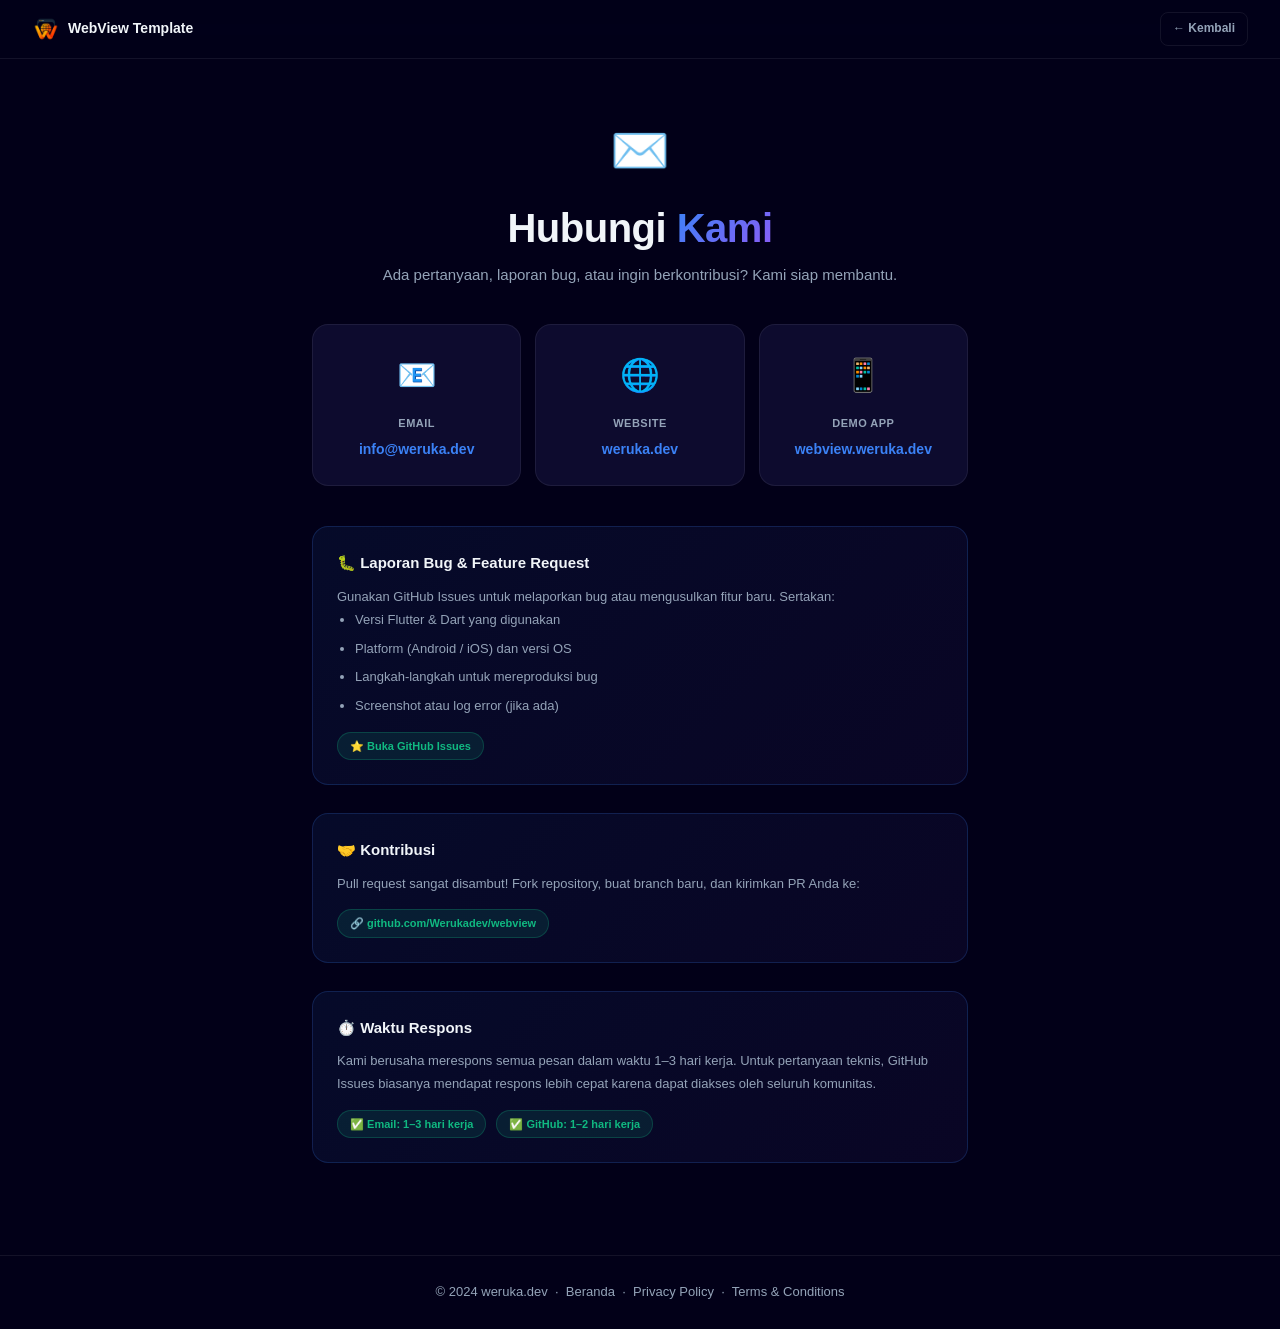
<file: assets/offline/contact.html>
<!DOCTYPE html>
<html lang="id">
<head>
  <meta charset="UTF-8">
  <meta name="viewport" content="width=device-width, initial-scale=1.0, maximum-scale=5.0">
  <title>Contact — Flutter WebView Template</title>
  <meta name="description" content="Hubungi tim weruka.dev untuk pertanyaan, laporan bug, atau kontribusi terkait Flutter WebView Template.">
  <meta name="robots" content="index, follow">
  <link rel="icon" type="image/png" href="webview.png">
  <link rel="apple-touch-icon" href="webview.png">
  <style>
    :root {
      --bg:#020018; --surface:#0d0b2e; --surf2:#12103a;
      --border:rgba(255,255,255,0.07); --primary:#3B82F6;
      --prim-g:rgba(59,130,246,0.15); --purple:#8B5CF6;
      --text:#F1F5F9; --muted:#94A3B8; --success:#10B981;
      --px:16px;
    }
    @media(min-width:640px){ :root{ --px:24px; } }
    @media(min-width:1024px){ :root{ --px:32px; } }

    *, *::before, *::after { margin:0; padding:0; box-sizing:border-box; }
    html { scroll-behavior:smooth; -webkit-text-size-adjust:100%; }
    body {
      background:var(--bg); color:var(--text);
      font-family:-apple-system,BlinkMacSystemFont,'Segoe UI',Roboto,'Helvetica Neue',sans-serif;
      line-height:1.65; min-height:100vh; overflow-x:hidden;
    }
    a { color:var(--primary); text-decoration:none; }
    a:hover { text-decoration:underline; }

    /* ── Nav ── */
    nav {
      position:sticky; top:0; z-index:100;
      padding:12px var(--px);
      background:rgba(2,0,24,.88);
      backdrop-filter:blur(20px) saturate(1.4);
      -webkit-backdrop-filter:blur(20px) saturate(1.4);
      border-bottom:1px solid var(--border);
      display:flex; align-items:center; justify-content:space-between; gap:12px;
    }
    .nav-brand { display:flex; align-items:center; gap:8px; font-size:14px; font-weight:700; }
    .nav-brand img { width:28px; height:28px; border-radius:7px; }
    .nav-back {
      display:inline-flex; align-items:center; gap:6px;
      font-size:12px; font-weight:700; color:var(--muted);
      padding:6px 12px; border-radius:8px; border:1px solid var(--border);
      transition:all .15s; white-space:nowrap;
    }
    .nav-back:hover { color:var(--text); border-color:rgba(255,255,255,.2); text-decoration:none; background:rgba(255,255,255,.05); }

    /* ── Page header ── */
    .page-hero {
      text-align:center; padding:52px var(--px) 36px;
      max-width:680px; margin:0 auto;
    }
    .page-icon { font-size:48px; margin-bottom:16px; }
    .page-title {
      font-size:clamp(24px,6vw,40px); font-weight:900;
      letter-spacing:-.5px; line-height:1.1; margin-bottom:12px;
    }
    .grad {
      background:linear-gradient(135deg,var(--primary),var(--purple));
      -webkit-background-clip:text; -webkit-text-fill-color:transparent; background-clip:text;
    }
    .page-sub { color:var(--muted); font-size:clamp(13px,3.5vw,15px); line-height:1.75; }

    /* ── Content ── */
    .content { max-width:720px; margin:0 auto; padding:0 var(--px) 64px; }

    /* ── Contact cards ── */
    .contact-grid {
      display:grid; grid-template-columns:1fr;
      gap:14px; margin-bottom:40px;
    }
    @media(min-width:540px){ .contact-grid{ grid-template-columns:repeat(2,1fr); } }
    @media(min-width:768px){ .contact-grid{ grid-template-columns:repeat(3,1fr); } }

    .contact-card {
      background:var(--surface); border:1px solid var(--border);
      border-radius:16px; padding:24px 20px; text-align:center;
      transition:border-color .2s, transform .2s;
    }
    .contact-card:hover { border-color:rgba(59,130,246,.4); transform:translateY(-2px); }
    .cc-icon { font-size:32px; margin-bottom:12px; }
    .cc-label { font-size:11px; font-weight:700; color:var(--muted); text-transform:uppercase; letter-spacing:.5px; margin-bottom:6px; }
    .cc-value { font-size:14px; font-weight:700; color:var(--text); word-break:break-all; }
    .cc-value a { color:var(--primary); }
    .cc-value a:hover { text-decoration:underline; }

    /* ── Info box ── */
    .info-box {
      background:linear-gradient(135deg,rgba(59,130,246,.08),rgba(139,92,246,.06));
      border:1px solid rgba(59,130,246,.2); border-radius:16px;
      padding:24px; margin-bottom:28px;
    }
    .info-box h3 { font-size:15px; font-weight:800; margin-bottom:10px; }
    .info-box p { font-size:13px; color:var(--muted); line-height:1.75; }
    .info-box ul { font-size:13px; color:var(--muted); line-height:1.75; padding-left:18px; }
    .info-box li { margin-bottom:6px; }

    /* ── Response time badge ── */
    .badge-row { display:flex; gap:10px; flex-wrap:wrap; margin-top:14px; }
    .badge {
      display:inline-flex; align-items:center; gap:6px;
      font-size:11px; font-weight:700; padding:4px 12px; border-radius:20px;
      background:rgba(16,185,129,.12); border:1px solid rgba(16,185,129,.25); color:var(--success);
    }

    /* ── Footer ── */
    footer {
      text-align:center; padding:24px var(--px);
      border-top:1px solid var(--border); color:var(--muted); font-size:12px; line-height:1.9;
    }
    footer a { color:var(--muted); }
    footer a:hover { color:var(--primary); }
    @media(min-width:480px){ footer{ font-size:13px; } }
  </style>
</head>
<body>

<nav>
  <div class="nav-brand">
    <img src="webview.png" alt="Logo">
    <span>WebView Template</span>
  </div>
  <a href="index.html" class="nav-back">← Kembali</a>
</nav>

<div class="page-hero">
  <div class="page-icon">✉️</div>
  <h1 class="page-title">Hubungi <span class="grad">Kami</span></h1>
  <p class="page-sub">Ada pertanyaan, laporan bug, atau ingin berkontribusi? Kami siap membantu.</p>
</div>

<div class="content">

  <div class="contact-grid">
    <div class="contact-card">
      <div class="cc-icon">📧</div>
      <div class="cc-label">Email</div>
      <div class="cc-value"><a href="mailto:info@weruka.dev">info@weruka.dev</a></div>
    </div>
    <div class="contact-card">
      <div class="cc-icon">🌐</div>
      <div class="cc-label">Website</div>
      <div class="cc-value"><a href="https://weruka.dev" target="_blank" rel="noopener">weruka.dev</a></div>
    </div>
    <div class="contact-card">
      <div class="cc-icon">📱</div>
      <div class="cc-label">Demo App</div>
      <div class="cc-value"><a href="https://webview.weruka.dev" target="_blank" rel="noopener">webview.weruka.dev</a></div>
    </div>
  </div>

  <div class="info-box">
    <h3>🐛 Laporan Bug &amp; Feature Request</h3>
    <p>Gunakan GitHub Issues untuk melaporkan bug atau mengusulkan fitur baru. Sertakan:</p>
    <ul>
      <li>Versi Flutter &amp; Dart yang digunakan</li>
      <li>Platform (Android / iOS) dan versi OS</li>
      <li>Langkah-langkah untuk mereproduksi bug</li>
      <li>Screenshot atau log error (jika ada)</li>
    </ul>
    <div class="badge-row">
      <a href="https://github.com/Werukadev/webview/issues" target="_blank" rel="noopener" style="text-decoration:none">
        <span class="badge">⭐ Buka GitHub Issues</span>
      </a>
    </div>
  </div>

  <div class="info-box">
    <h3>🤝 Kontribusi</h3>
    <p>Pull request sangat disambut! Fork repository, buat branch baru, dan kirimkan PR Anda ke:</p>
    <div class="badge-row">
      <a href="https://github.com/Werukadev/webview" target="_blank" rel="noopener" style="text-decoration:none">
        <span class="badge">🔗 github.com/Werukadev/webview</span>
      </a>
    </div>
  </div>

  <div class="info-box">
    <h3>⏱️ Waktu Respons</h3>
    <p>Kami berusaha merespons semua pesan dalam waktu 1–3 hari kerja. Untuk pertanyaan teknis, GitHub Issues biasanya mendapat respons lebih cepat karena dapat diakses oleh seluruh komunitas.</p>
    <div class="badge-row">
      <span class="badge">✅ Email: 1–3 hari kerja</span>
      <span class="badge">✅ GitHub: 1–2 hari kerja</span>
    </div>
  </div>

</div>

<footer>
  &copy; 2024 <a href="https://weruka.dev" target="_blank" rel="noopener">weruka.dev</a>
  &nbsp;·&nbsp; <a href="index.html">Beranda</a>
  &nbsp;·&nbsp; <a href="privacy.html">Privacy Policy</a>
  &nbsp;·&nbsp; <a href="terms.html">Terms &amp; Conditions</a>
</footer>

</body>
</html>
</file>
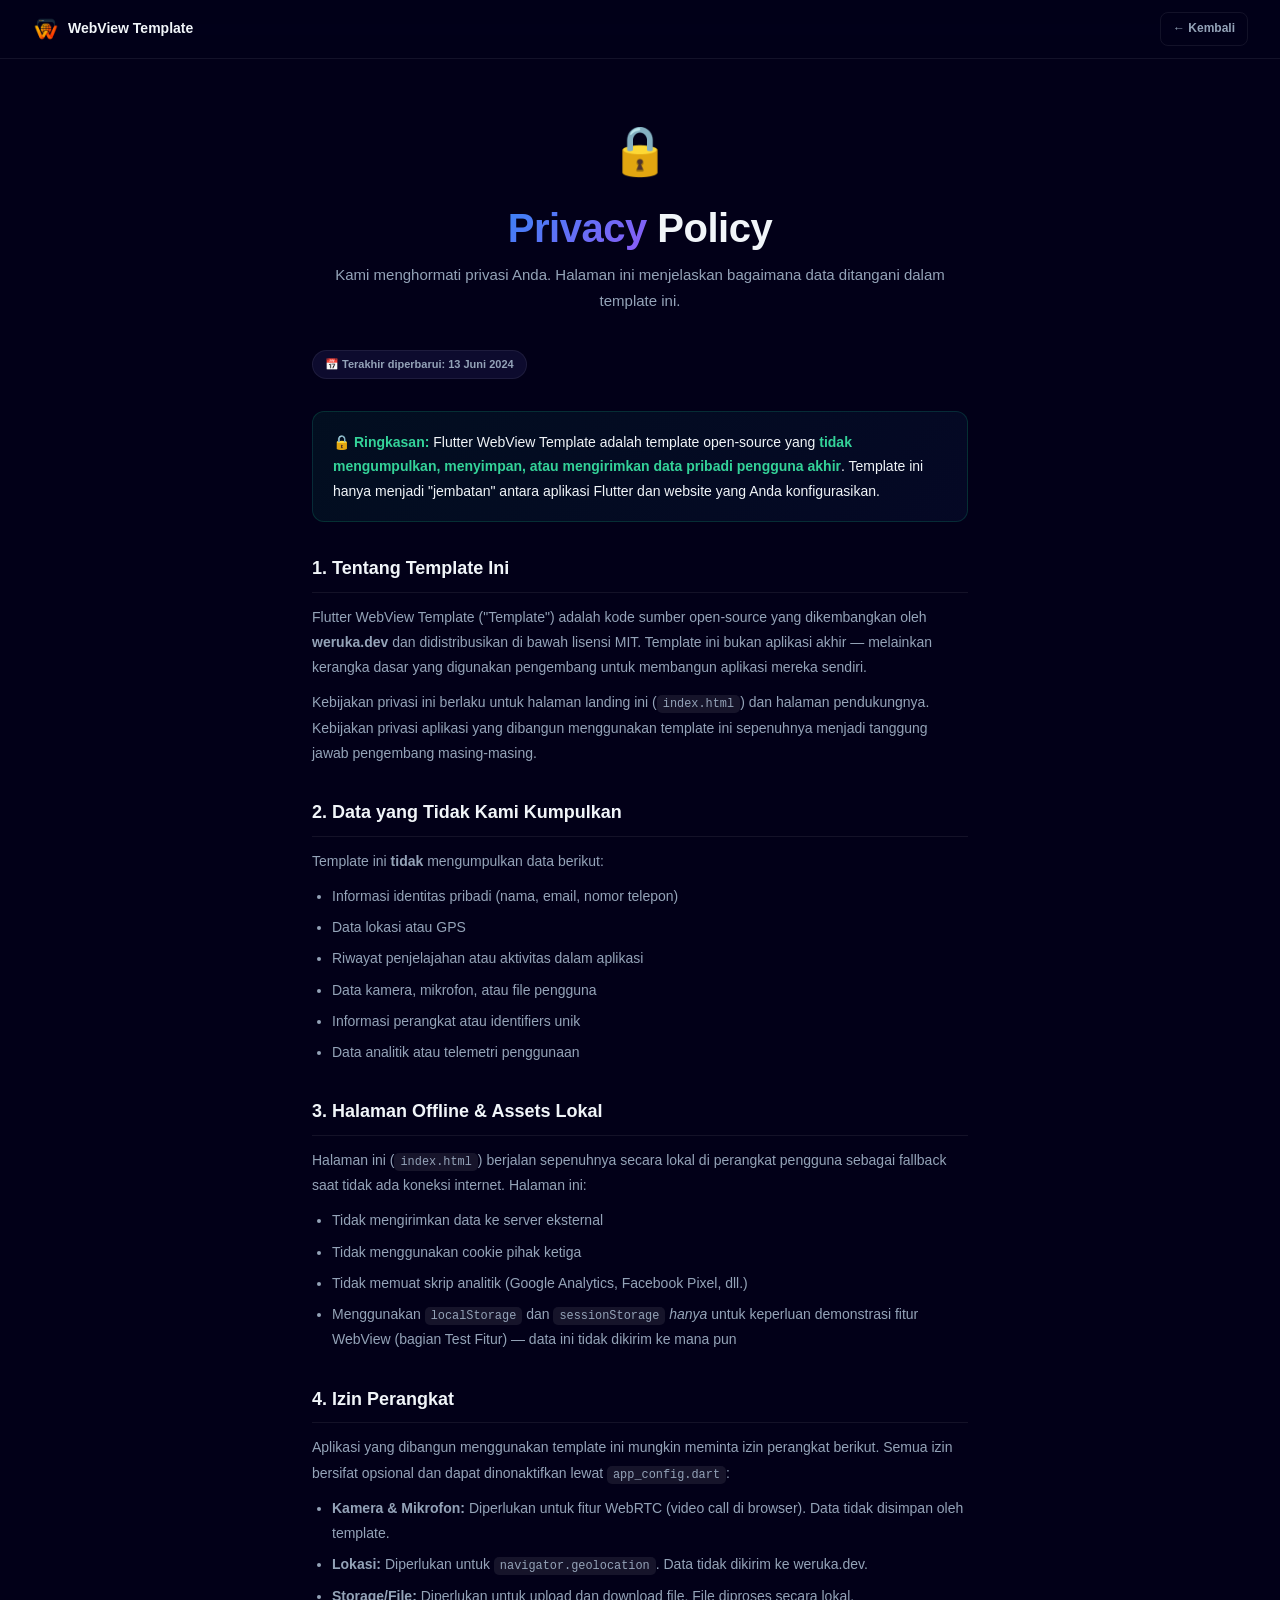
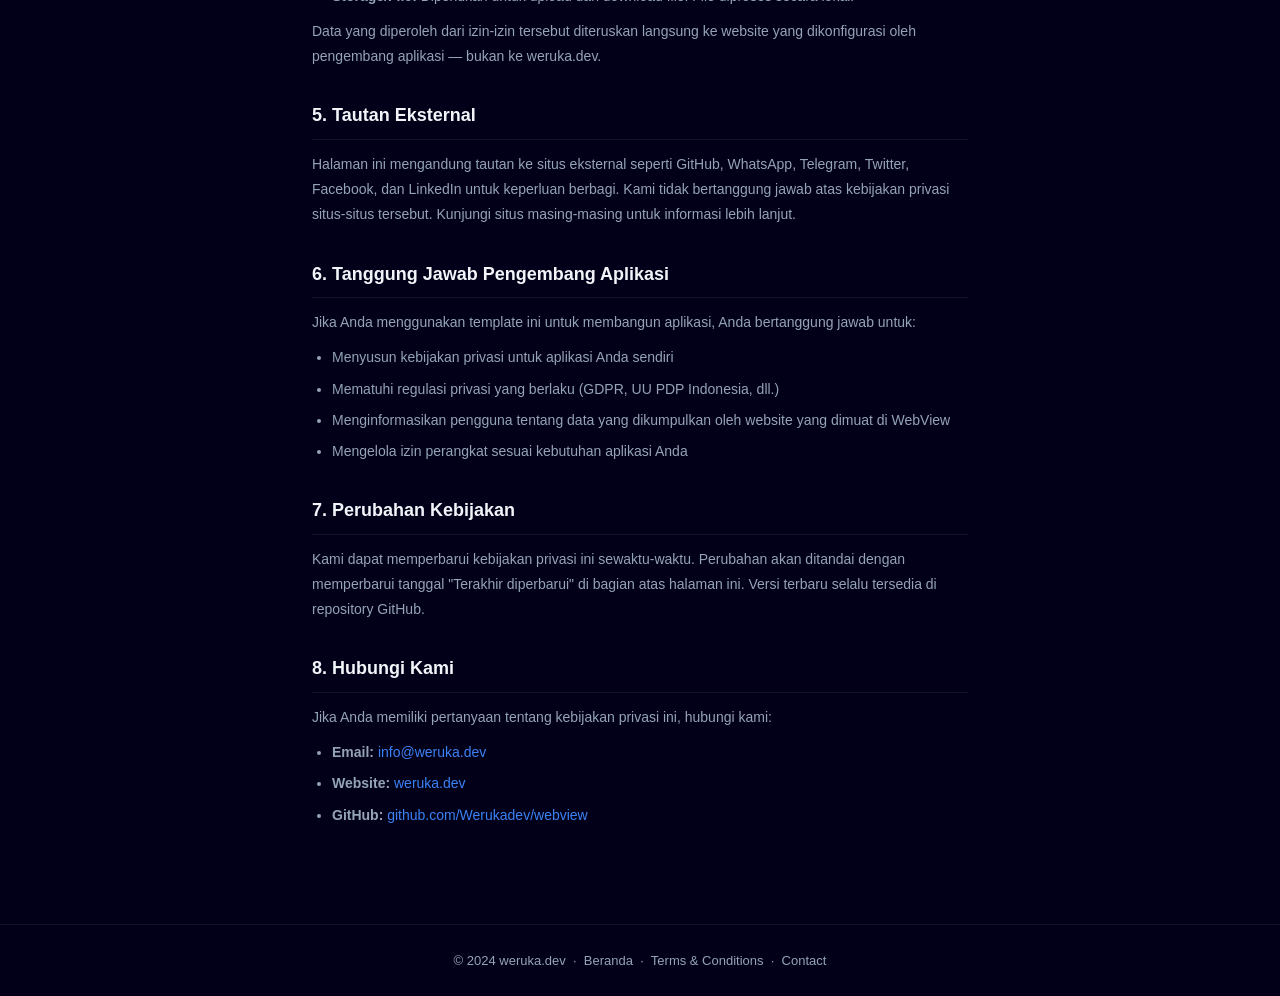
<file: assets/offline/privacy.html>
<!DOCTYPE html>
<html lang="id">
<head>
  <meta charset="UTF-8">
  <meta name="viewport" content="width=device-width, initial-scale=1.0, maximum-scale=5.0">
  <title>Privacy Policy — Flutter WebView Template</title>
  <meta name="description" content="Kebijakan privasi Flutter WebView Template oleh weruka.dev — template open-source yang tidak mengumpulkan data pengguna.">
  <meta name="robots" content="index, follow">
  <link rel="icon" type="image/png" href="webview.png">
  <link rel="apple-touch-icon" href="webview.png">
  <style>
    :root {
      --bg:#020018; --surface:#0d0b2e; --surf2:#12103a;
      --border:rgba(255,255,255,0.07); --primary:#3B82F6;
      --prim-g:rgba(59,130,246,0.15); --purple:#8B5CF6;
      --text:#F1F5F9; --muted:#94A3B8; --success:#10B981;
      --px:16px;
    }
    @media(min-width:640px){ :root{ --px:24px; } }
    @media(min-width:1024px){ :root{ --px:32px; } }

    *, *::before, *::after { margin:0; padding:0; box-sizing:border-box; }
    html { scroll-behavior:smooth; -webkit-text-size-adjust:100%; }
    body {
      background:var(--bg); color:var(--text);
      font-family:-apple-system,BlinkMacSystemFont,'Segoe UI',Roboto,'Helvetica Neue',sans-serif;
      line-height:1.65; min-height:100vh; overflow-x:hidden;
    }
    a { color:var(--primary); text-decoration:none; }
    a:hover { text-decoration:underline; }
    code {
      font-family:'SF Mono',Consolas,monospace; font-size:.85em;
      background:rgba(255,255,255,.08); padding:2px 6px; border-radius:5px;
    }

    /* ── Nav ── */
    nav {
      position:sticky; top:0; z-index:100;
      padding:12px var(--px);
      background:rgba(2,0,24,.88);
      backdrop-filter:blur(20px) saturate(1.4);
      -webkit-backdrop-filter:blur(20px) saturate(1.4);
      border-bottom:1px solid var(--border);
      display:flex; align-items:center; justify-content:space-between; gap:12px;
    }
    .nav-brand { display:flex; align-items:center; gap:8px; font-size:14px; font-weight:700; }
    .nav-brand img { width:28px; height:28px; border-radius:7px; }
    .nav-back {
      display:inline-flex; align-items:center; gap:6px;
      font-size:12px; font-weight:700; color:var(--muted);
      padding:6px 12px; border-radius:8px; border:1px solid var(--border);
      transition:all .15s; white-space:nowrap;
    }
    .nav-back:hover { color:var(--text); border-color:rgba(255,255,255,.2); text-decoration:none; background:rgba(255,255,255,.05); }

    /* ── Page header ── */
    .page-hero {
      text-align:center; padding:52px var(--px) 36px;
      max-width:680px; margin:0 auto;
    }
    .page-icon { font-size:48px; margin-bottom:16px; }
    .page-title {
      font-size:clamp(24px,6vw,40px); font-weight:900;
      letter-spacing:-.5px; line-height:1.1; margin-bottom:12px;
    }
    .grad {
      background:linear-gradient(135deg,var(--primary),var(--purple));
      -webkit-background-clip:text; -webkit-text-fill-color:transparent; background-clip:text;
    }
    .page-sub { color:var(--muted); font-size:clamp(13px,3.5vw,15px); line-height:1.75; }

    /* ── Content ── */
    .content { max-width:720px; margin:0 auto; padding:0 var(--px) 64px; }

    /* ── Last updated ── */
    .meta {
      display:inline-flex; align-items:center; gap:6px;
      font-size:11px; font-weight:700; color:var(--muted);
      background:var(--surface); border:1px solid var(--border);
      padding:4px 12px; border-radius:20px; margin-bottom:32px;
    }

    /* ── Section ── */
    .sect { margin-bottom:32px; }
    .sect-title {
      font-size:clamp(15px,3.5vw,18px); font-weight:800;
      margin-bottom:12px; padding-bottom:8px;
      border-bottom:1px solid var(--border);
    }
    .sect p { font-size:14px; color:var(--muted); line-height:1.8; margin-bottom:10px; }
    .sect p:last-child { margin-bottom:0; }
    .sect ul { font-size:14px; color:var(--muted); line-height:1.8; padding-left:20px; margin-bottom:10px; }
    .sect ul:last-child { margin-bottom:0; }
    .sect li { margin-bottom:6px; }

    /* ── Highlight box ── */
    .highlight {
      background:linear-gradient(135deg,rgba(16,185,129,.08),rgba(59,130,246,.06));
      border:1px solid rgba(16,185,129,.2); border-radius:12px;
      padding:18px 20px; margin-bottom:32px;
      font-size:14px; color:var(--text); line-height:1.75;
    }
    .highlight strong { color:#34d399; }

    /* ── Footer ── */
    footer {
      text-align:center; padding:24px var(--px);
      border-top:1px solid var(--border); color:var(--muted); font-size:12px; line-height:1.9;
    }
    footer a { color:var(--muted); }
    footer a:hover { color:var(--primary); }
    @media(min-width:480px){ footer{ font-size:13px; } }
  </style>
</head>
<body>

<nav>
  <div class="nav-brand">
    <img src="webview.png" alt="Logo">
    <span>WebView Template</span>
  </div>
  <a href="index.html" class="nav-back">← Kembali</a>
</nav>

<div class="page-hero">
  <div class="page-icon">🔒</div>
  <h1 class="page-title"><span class="grad">Privacy</span> Policy</h1>
  <p class="page-sub">Kami menghormati privasi Anda. Halaman ini menjelaskan bagaimana data ditangani dalam template ini.</p>
</div>

<div class="content">

  <div class="meta">📅 Terakhir diperbarui: 13 Juni 2024</div>

  <div class="highlight">
    <strong>🔒 Ringkasan:</strong> Flutter WebView Template adalah template open-source yang <strong>tidak mengumpulkan, menyimpan, atau mengirimkan data pribadi pengguna akhir</strong>. Template ini hanya menjadi "jembatan" antara aplikasi Flutter dan website yang Anda konfigurasikan.
  </div>

  <div class="sect">
    <div class="sect-title">1. Tentang Template Ini</div>
    <p>Flutter WebView Template ("Template") adalah kode sumber open-source yang dikembangkan oleh <strong>weruka.dev</strong> dan didistribusikan di bawah lisensi MIT. Template ini bukan aplikasi akhir — melainkan kerangka dasar yang digunakan pengembang untuk membangun aplikasi mereka sendiri.</p>
    <p>Kebijakan privasi ini berlaku untuk halaman landing ini (<code>index.html</code>) dan halaman pendukungnya. Kebijakan privasi aplikasi yang dibangun menggunakan template ini sepenuhnya menjadi tanggung jawab pengembang masing-masing.</p>
  </div>

  <div class="sect">
    <div class="sect-title">2. Data yang Tidak Kami Kumpulkan</div>
    <p>Template ini <strong>tidak</strong> mengumpulkan data berikut:</p>
    <ul>
      <li>Informasi identitas pribadi (nama, email, nomor telepon)</li>
      <li>Data lokasi atau GPS</li>
      <li>Riwayat penjelajahan atau aktivitas dalam aplikasi</li>
      <li>Data kamera, mikrofon, atau file pengguna</li>
      <li>Informasi perangkat atau identifiers unik</li>
      <li>Data analitik atau telemetri penggunaan</li>
    </ul>
  </div>

  <div class="sect">
    <div class="sect-title">3. Halaman Offline &amp; Assets Lokal</div>
    <p>Halaman ini (<code>index.html</code>) berjalan sepenuhnya secara lokal di perangkat pengguna sebagai fallback saat tidak ada koneksi internet. Halaman ini:</p>
    <ul>
      <li>Tidak mengirimkan data ke server eksternal</li>
      <li>Tidak menggunakan cookie pihak ketiga</li>
      <li>Tidak memuat skrip analitik (Google Analytics, Facebook Pixel, dll.)</li>
      <li>Menggunakan <code>localStorage</code> dan <code>sessionStorage</code> <em>hanya</em> untuk keperluan demonstrasi fitur WebView (bagian Test Fitur) — data ini tidak dikirim ke mana pun</li>
    </ul>
  </div>

  <div class="sect">
    <div class="sect-title">4. Izin Perangkat</div>
    <p>Aplikasi yang dibangun menggunakan template ini mungkin meminta izin perangkat berikut. Semua izin bersifat opsional dan dapat dinonaktifkan lewat <code>app_config.dart</code>:</p>
    <ul>
      <li><strong>Kamera &amp; Mikrofon:</strong> Diperlukan untuk fitur WebRTC (video call di browser). Data tidak disimpan oleh template.</li>
      <li><strong>Lokasi:</strong> Diperlukan untuk <code>navigator.geolocation</code>. Data tidak dikirim ke weruka.dev.</li>
      <li><strong>Storage/File:</strong> Diperlukan untuk upload dan download file. File diproses secara lokal.</li>
    </ul>
    <p>Data yang diperoleh dari izin-izin tersebut diteruskan langsung ke website yang dikonfigurasi oleh pengembang aplikasi — bukan ke weruka.dev.</p>
  </div>

  <div class="sect">
    <div class="sect-title">5. Tautan Eksternal</div>
    <p>Halaman ini mengandung tautan ke situs eksternal seperti GitHub, WhatsApp, Telegram, Twitter, Facebook, dan LinkedIn untuk keperluan berbagi. Kami tidak bertanggung jawab atas kebijakan privasi situs-situs tersebut. Kunjungi situs masing-masing untuk informasi lebih lanjut.</p>
  </div>

  <div class="sect">
    <div class="sect-title">6. Tanggung Jawab Pengembang Aplikasi</div>
    <p>Jika Anda menggunakan template ini untuk membangun aplikasi, Anda bertanggung jawab untuk:</p>
    <ul>
      <li>Menyusun kebijakan privasi untuk aplikasi Anda sendiri</li>
      <li>Mematuhi regulasi privasi yang berlaku (GDPR, UU PDP Indonesia, dll.)</li>
      <li>Menginformasikan pengguna tentang data yang dikumpulkan oleh website yang dimuat di WebView</li>
      <li>Mengelola izin perangkat sesuai kebutuhan aplikasi Anda</li>
    </ul>
  </div>

  <div class="sect">
    <div class="sect-title">7. Perubahan Kebijakan</div>
    <p>Kami dapat memperbarui kebijakan privasi ini sewaktu-waktu. Perubahan akan ditandai dengan memperbarui tanggal "Terakhir diperbarui" di bagian atas halaman ini. Versi terbaru selalu tersedia di repository GitHub.</p>
  </div>

  <div class="sect">
    <div class="sect-title">8. Hubungi Kami</div>
    <p>Jika Anda memiliki pertanyaan tentang kebijakan privasi ini, hubungi kami:</p>
    <ul>
      <li><strong>Email:</strong> <a href="mailto:info@weruka.dev">info@weruka.dev</a></li>
      <li><strong>Website:</strong> <a href="https://weruka.dev" target="_blank" rel="noopener">weruka.dev</a></li>
      <li><strong>GitHub:</strong> <a href="https://github.com/Werukadev/webview" target="_blank" rel="noopener">github.com/Werukadev/webview</a></li>
    </ul>
  </div>

</div>

<footer>
  &copy; 2024 <a href="https://weruka.dev" target="_blank" rel="noopener">weruka.dev</a>
  &nbsp;·&nbsp; <a href="index.html">Beranda</a>
  &nbsp;·&nbsp; <a href="terms.html">Terms &amp; Conditions</a>
  &nbsp;·&nbsp; <a href="contact.html">Contact</a>
</footer>

</body>
</html>
</file>
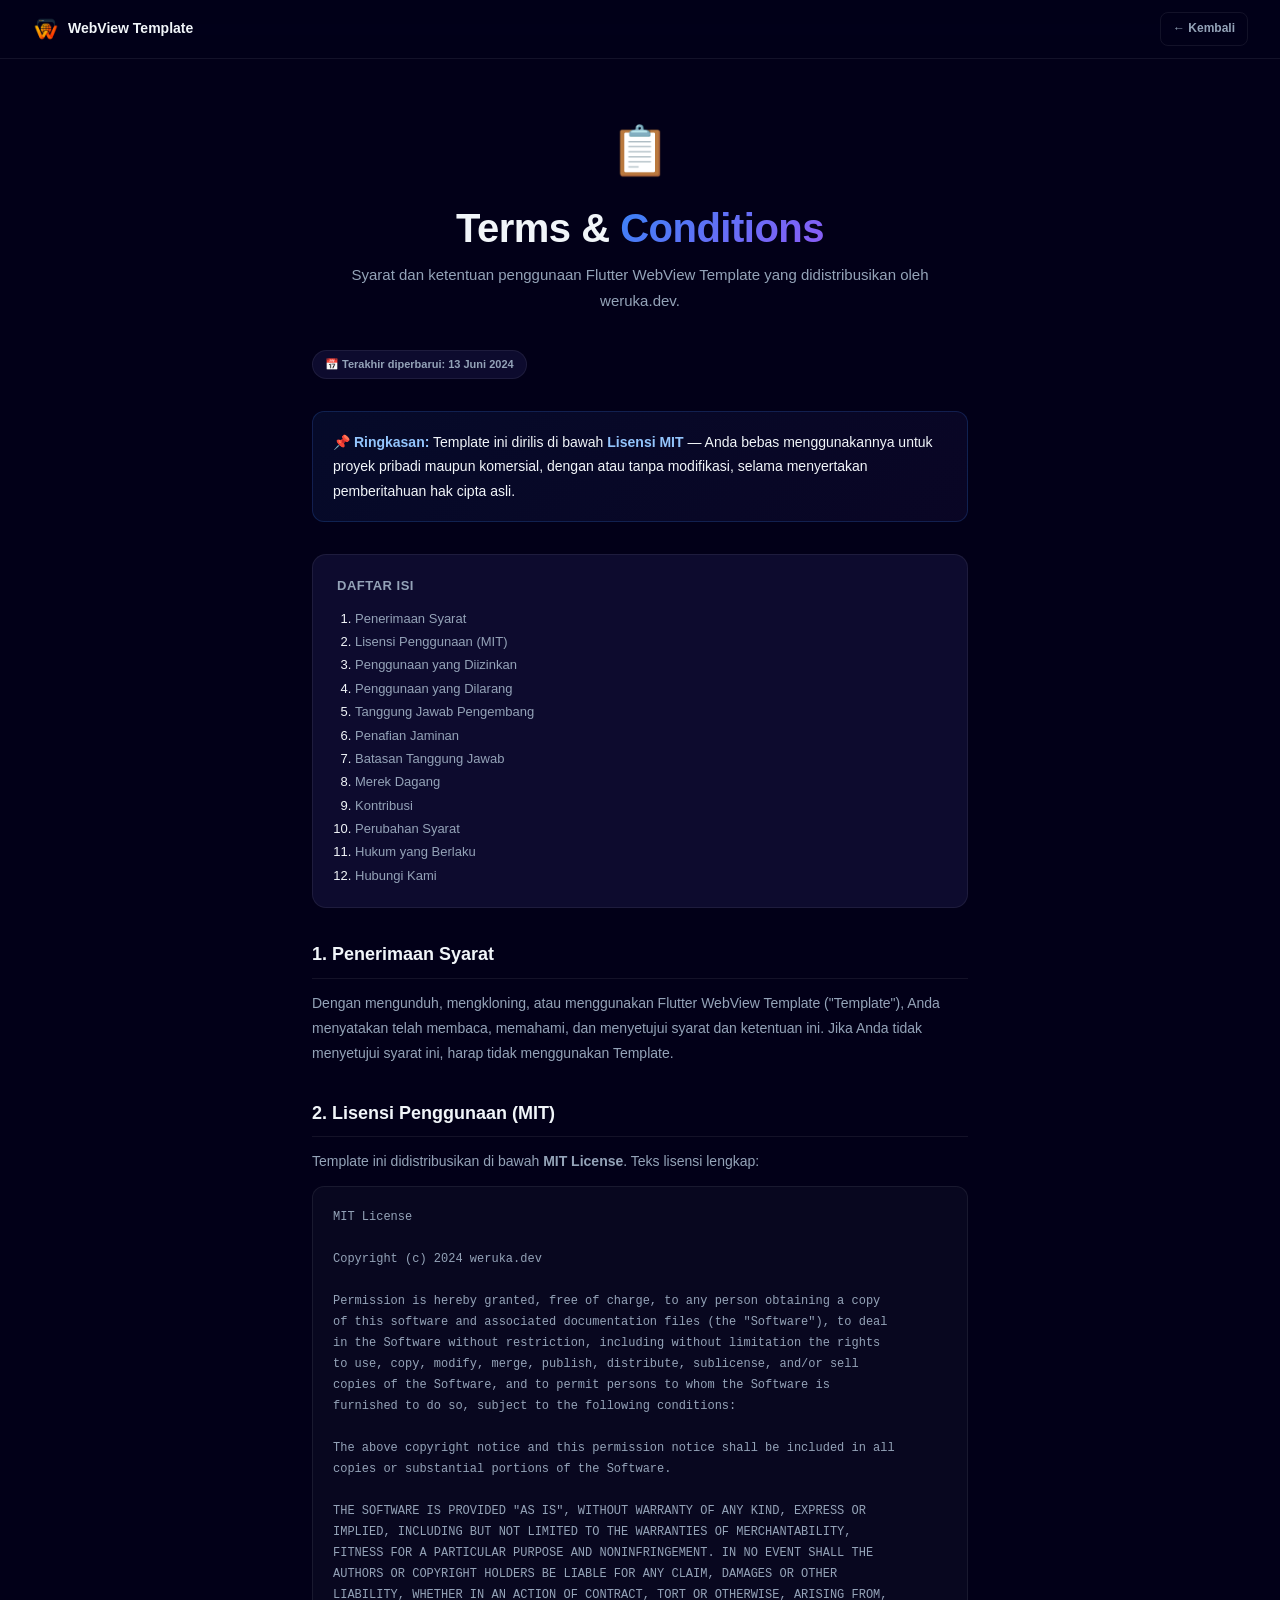
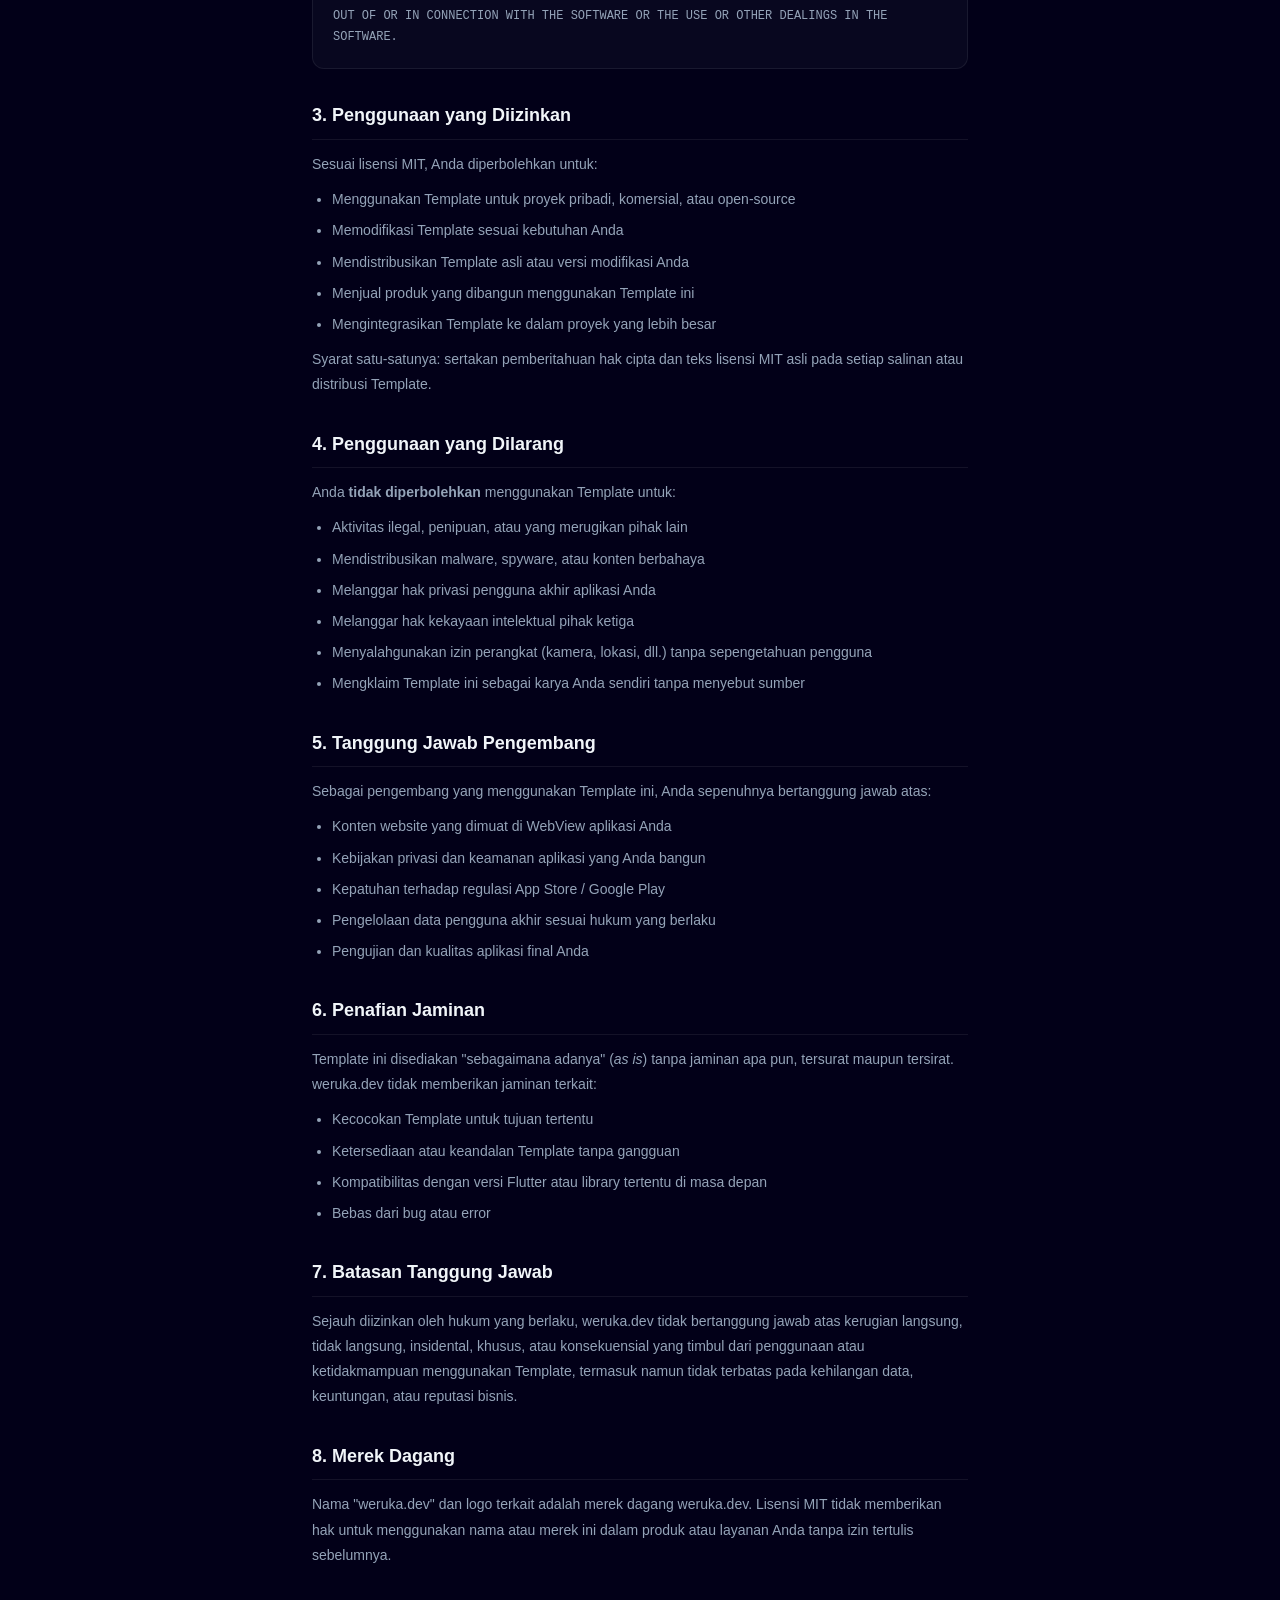
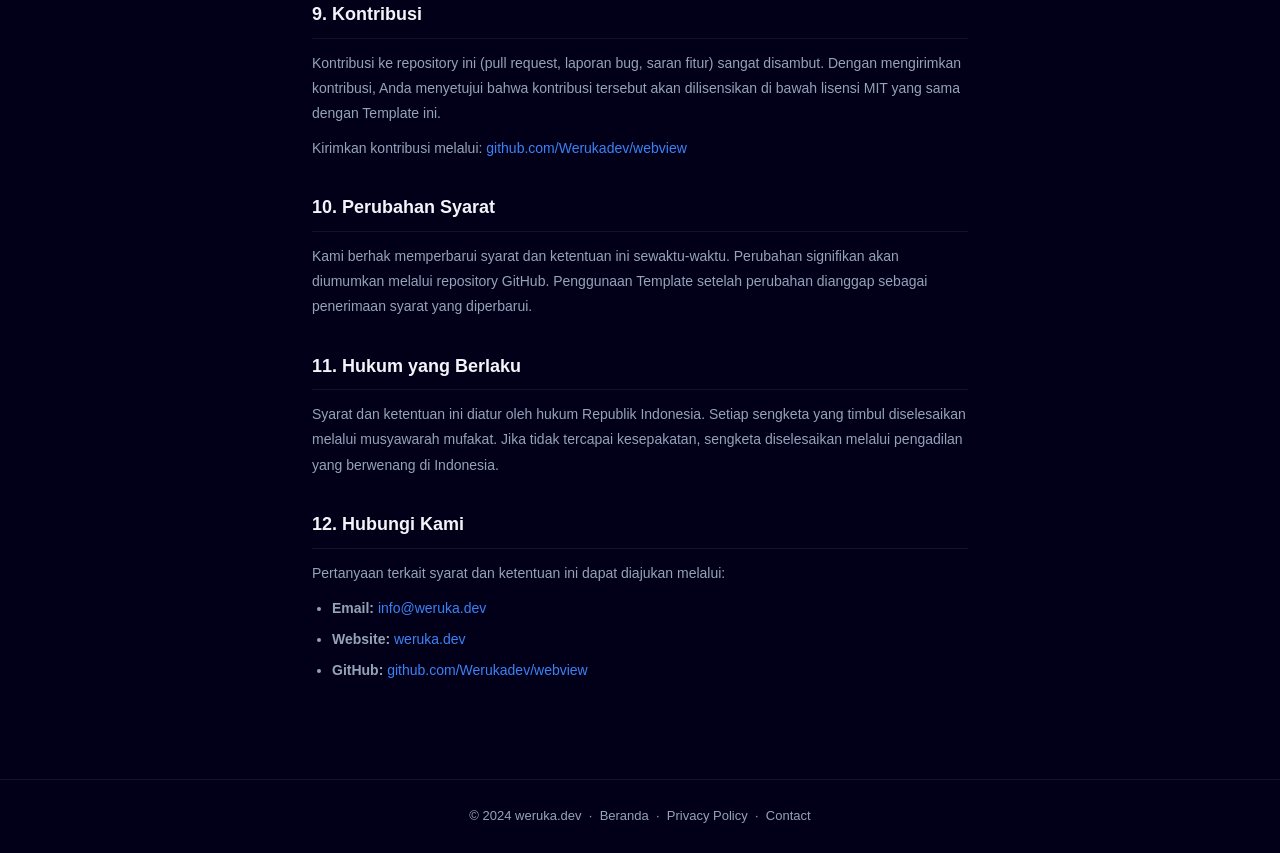
<file: assets/offline/terms.html>
<!DOCTYPE html>
<html lang="id">
<head>
  <meta charset="UTF-8">
  <meta name="viewport" content="width=device-width, initial-scale=1.0, maximum-scale=5.0">
  <title>Terms &amp; Conditions — Flutter WebView Template</title>
  <meta name="description" content="Syarat dan ketentuan penggunaan Flutter WebView Template oleh weruka.dev — template open-source berlisensi MIT.">
  <meta name="robots" content="index, follow">
  <link rel="icon" type="image/png" href="webview.png">
  <link rel="apple-touch-icon" href="webview.png">
  <style>
    :root {
      --bg:#020018; --surface:#0d0b2e; --surf2:#12103a;
      --border:rgba(255,255,255,0.07); --primary:#3B82F6;
      --prim-g:rgba(59,130,246,0.15); --purple:#8B5CF6;
      --text:#F1F5F9; --muted:#94A3B8; --success:#10B981;
      --px:16px;
    }
    @media(min-width:640px){ :root{ --px:24px; } }
    @media(min-width:1024px){ :root{ --px:32px; } }

    *, *::before, *::after { margin:0; padding:0; box-sizing:border-box; }
    html { scroll-behavior:smooth; -webkit-text-size-adjust:100%; }
    body {
      background:var(--bg); color:var(--text);
      font-family:-apple-system,BlinkMacSystemFont,'Segoe UI',Roboto,'Helvetica Neue',sans-serif;
      line-height:1.65; min-height:100vh; overflow-x:hidden;
    }
    a { color:var(--primary); text-decoration:none; }
    a:hover { text-decoration:underline; }
    code {
      font-family:'SF Mono',Consolas,monospace; font-size:.85em;
      background:rgba(255,255,255,.08); padding:2px 6px; border-radius:5px;
    }

    /* ── Nav ── */
    nav {
      position:sticky; top:0; z-index:100;
      padding:12px var(--px);
      background:rgba(2,0,24,.88);
      backdrop-filter:blur(20px) saturate(1.4);
      -webkit-backdrop-filter:blur(20px) saturate(1.4);
      border-bottom:1px solid var(--border);
      display:flex; align-items:center; justify-content:space-between; gap:12px;
    }
    .nav-brand { display:flex; align-items:center; gap:8px; font-size:14px; font-weight:700; }
    .nav-brand img { width:28px; height:28px; border-radius:7px; }
    .nav-back {
      display:inline-flex; align-items:center; gap:6px;
      font-size:12px; font-weight:700; color:var(--muted);
      padding:6px 12px; border-radius:8px; border:1px solid var(--border);
      transition:all .15s; white-space:nowrap;
    }
    .nav-back:hover { color:var(--text); border-color:rgba(255,255,255,.2); text-decoration:none; background:rgba(255,255,255,.05); }

    /* ── Page header ── */
    .page-hero {
      text-align:center; padding:52px var(--px) 36px;
      max-width:680px; margin:0 auto;
    }
    .page-icon { font-size:48px; margin-bottom:16px; }
    .page-title {
      font-size:clamp(24px,6vw,40px); font-weight:900;
      letter-spacing:-.5px; line-height:1.1; margin-bottom:12px;
    }
    .grad {
      background:linear-gradient(135deg,var(--primary),var(--purple));
      -webkit-background-clip:text; -webkit-text-fill-color:transparent; background-clip:text;
    }
    .page-sub { color:var(--muted); font-size:clamp(13px,3.5vw,15px); line-height:1.75; }

    /* ── Content ── */
    .content { max-width:720px; margin:0 auto; padding:0 var(--px) 64px; }

    /* ── Last updated ── */
    .meta {
      display:inline-flex; align-items:center; gap:6px;
      font-size:11px; font-weight:700; color:var(--muted);
      background:var(--surface); border:1px solid var(--border);
      padding:4px 12px; border-radius:20px; margin-bottom:32px;
    }

    /* ── TOC ── */
    .toc {
      background:var(--surface); border:1px solid var(--border);
      border-radius:14px; padding:20px 24px; margin-bottom:32px;
    }
    .toc-title { font-size:13px; font-weight:800; margin-bottom:10px; color:var(--muted); text-transform:uppercase; letter-spacing:.5px; }
    .toc ol { padding-left:18px; }
    .toc li { font-size:13px; line-height:1.8; }
    .toc a { color:var(--muted); }
    .toc a:hover { color:var(--primary); }

    /* ── Section ── */
    .sect { margin-bottom:32px; }
    .sect-title {
      font-size:clamp(15px,3.5vw,18px); font-weight:800;
      margin-bottom:12px; padding-bottom:8px;
      border-bottom:1px solid var(--border);
    }
    .sect p { font-size:14px; color:var(--muted); line-height:1.8; margin-bottom:10px; }
    .sect p:last-child { margin-bottom:0; }
    .sect ul, .sect ol { font-size:14px; color:var(--muted); line-height:1.8; padding-left:20px; margin-bottom:10px; }
    .sect li { margin-bottom:6px; }

    /* ── MIT box ── */
    .mit-box {
      background:#08071f; border:1px solid var(--border);
      border-radius:12px; padding:20px;
      font-family:'SF Mono',Consolas,monospace;
      font-size:12px; line-height:1.75; color:#94A3B8;
      margin-top:12px; white-space:pre-wrap; overflow-x:auto;
    }

    /* ── Highlight ── */
    .highlight {
      background:linear-gradient(135deg,rgba(59,130,246,.08),rgba(139,92,246,.06));
      border:1px solid rgba(59,130,246,.2); border-radius:12px;
      padding:18px 20px; margin-bottom:32px;
      font-size:14px; color:var(--text); line-height:1.75;
    }
    .highlight strong { color:#93c5fd; }

    /* ── Footer ── */
    footer {
      text-align:center; padding:24px var(--px);
      border-top:1px solid var(--border); color:var(--muted); font-size:12px; line-height:1.9;
    }
    footer a { color:var(--muted); }
    footer a:hover { color:var(--primary); }
    @media(min-width:480px){ footer{ font-size:13px; } }
  </style>
</head>
<body>

<nav>
  <div class="nav-brand">
    <img src="webview.png" alt="Logo">
    <span>WebView Template</span>
  </div>
  <a href="index.html" class="nav-back">← Kembali</a>
</nav>

<div class="page-hero">
  <div class="page-icon">📋</div>
  <h1 class="page-title">Terms &amp; <span class="grad">Conditions</span></h1>
  <p class="page-sub">Syarat dan ketentuan penggunaan Flutter WebView Template yang didistribusikan oleh weruka.dev.</p>
</div>

<div class="content">

  <div class="meta">📅 Terakhir diperbarui: 13 Juni 2024</div>

  <div class="highlight">
    <strong>📌 Ringkasan:</strong> Template ini dirilis di bawah <strong>Lisensi MIT</strong> — Anda bebas menggunakannya untuk proyek pribadi maupun komersial, dengan atau tanpa modifikasi, selama menyertakan pemberitahuan hak cipta asli.
  </div>

  <div class="toc">
    <div class="toc-title">Daftar Isi</div>
    <ol>
      <li><a href="#s1">Penerimaan Syarat</a></li>
      <li><a href="#s2">Lisensi Penggunaan (MIT)</a></li>
      <li><a href="#s3">Penggunaan yang Diizinkan</a></li>
      <li><a href="#s4">Penggunaan yang Dilarang</a></li>
      <li><a href="#s5">Tanggung Jawab Pengembang</a></li>
      <li><a href="#s6">Penafian Jaminan</a></li>
      <li><a href="#s7">Batasan Tanggung Jawab</a></li>
      <li><a href="#s8">Merek Dagang</a></li>
      <li><a href="#s9">Kontribusi</a></li>
      <li><a href="#s10">Perubahan Syarat</a></li>
      <li><a href="#s11">Hukum yang Berlaku</a></li>
      <li><a href="#s12">Hubungi Kami</a></li>
    </ol>
  </div>

  <div class="sect" id="s1">
    <div class="sect-title">1. Penerimaan Syarat</div>
    <p>Dengan mengunduh, mengkloning, atau menggunakan Flutter WebView Template ("Template"), Anda menyatakan telah membaca, memahami, dan menyetujui syarat dan ketentuan ini. Jika Anda tidak menyetujui syarat ini, harap tidak menggunakan Template.</p>
  </div>

  <div class="sect" id="s2">
    <div class="sect-title">2. Lisensi Penggunaan (MIT)</div>
    <p>Template ini didistribusikan di bawah <strong>MIT License</strong>. Teks lisensi lengkap:</p>
    <div class="mit-box">MIT License

Copyright (c) 2024 weruka.dev

Permission is hereby granted, free of charge, to any person obtaining a copy
of this software and associated documentation files (the "Software"), to deal
in the Software without restriction, including without limitation the rights
to use, copy, modify, merge, publish, distribute, sublicense, and/or sell
copies of the Software, and to permit persons to whom the Software is
furnished to do so, subject to the following conditions:

The above copyright notice and this permission notice shall be included in all
copies or substantial portions of the Software.

THE SOFTWARE IS PROVIDED "AS IS", WITHOUT WARRANTY OF ANY KIND, EXPRESS OR
IMPLIED, INCLUDING BUT NOT LIMITED TO THE WARRANTIES OF MERCHANTABILITY,
FITNESS FOR A PARTICULAR PURPOSE AND NONINFRINGEMENT. IN NO EVENT SHALL THE
AUTHORS OR COPYRIGHT HOLDERS BE LIABLE FOR ANY CLAIM, DAMAGES OR OTHER
LIABILITY, WHETHER IN AN ACTION OF CONTRACT, TORT OR OTHERWISE, ARISING FROM,
OUT OF OR IN CONNECTION WITH THE SOFTWARE OR THE USE OR OTHER DEALINGS IN THE
SOFTWARE.</div>
  </div>

  <div class="sect" id="s3">
    <div class="sect-title">3. Penggunaan yang Diizinkan</div>
    <p>Sesuai lisensi MIT, Anda diperbolehkan untuk:</p>
    <ul>
      <li>Menggunakan Template untuk proyek pribadi, komersial, atau open-source</li>
      <li>Memodifikasi Template sesuai kebutuhan Anda</li>
      <li>Mendistribusikan Template asli atau versi modifikasi Anda</li>
      <li>Menjual produk yang dibangun menggunakan Template ini</li>
      <li>Mengintegrasikan Template ke dalam proyek yang lebih besar</li>
    </ul>
    <p>Syarat satu-satunya: sertakan pemberitahuan hak cipta dan teks lisensi MIT asli pada setiap salinan atau distribusi Template.</p>
  </div>

  <div class="sect" id="s4">
    <div class="sect-title">4. Penggunaan yang Dilarang</div>
    <p>Anda <strong>tidak diperbolehkan</strong> menggunakan Template untuk:</p>
    <ul>
      <li>Aktivitas ilegal, penipuan, atau yang merugikan pihak lain</li>
      <li>Mendistribusikan malware, spyware, atau konten berbahaya</li>
      <li>Melanggar hak privasi pengguna akhir aplikasi Anda</li>
      <li>Melanggar hak kekayaan intelektual pihak ketiga</li>
      <li>Menyalahgunakan izin perangkat (kamera, lokasi, dll.) tanpa sepengetahuan pengguna</li>
      <li>Mengklaim Template ini sebagai karya Anda sendiri tanpa menyebut sumber</li>
    </ul>
  </div>

  <div class="sect" id="s5">
    <div class="sect-title">5. Tanggung Jawab Pengembang</div>
    <p>Sebagai pengembang yang menggunakan Template ini, Anda sepenuhnya bertanggung jawab atas:</p>
    <ul>
      <li>Konten website yang dimuat di WebView aplikasi Anda</li>
      <li>Kebijakan privasi dan keamanan aplikasi yang Anda bangun</li>
      <li>Kepatuhan terhadap regulasi App Store / Google Play</li>
      <li>Pengelolaan data pengguna akhir sesuai hukum yang berlaku</li>
      <li>Pengujian dan kualitas aplikasi final Anda</li>
    </ul>
  </div>

  <div class="sect" id="s6">
    <div class="sect-title">6. Penafian Jaminan</div>
    <p>Template ini disediakan "sebagaimana adanya" (<em>as is</em>) tanpa jaminan apa pun, tersurat maupun tersirat. weruka.dev tidak memberikan jaminan terkait:</p>
    <ul>
      <li>Kecocokan Template untuk tujuan tertentu</li>
      <li>Ketersediaan atau keandalan Template tanpa gangguan</li>
      <li>Kompatibilitas dengan versi Flutter atau library tertentu di masa depan</li>
      <li>Bebas dari bug atau error</li>
    </ul>
  </div>

  <div class="sect" id="s7">
    <div class="sect-title">7. Batasan Tanggung Jawab</div>
    <p>Sejauh diizinkan oleh hukum yang berlaku, weruka.dev tidak bertanggung jawab atas kerugian langsung, tidak langsung, insidental, khusus, atau konsekuensial yang timbul dari penggunaan atau ketidakmampuan menggunakan Template, termasuk namun tidak terbatas pada kehilangan data, keuntungan, atau reputasi bisnis.</p>
  </div>

  <div class="sect" id="s8">
    <div class="sect-title">8. Merek Dagang</div>
    <p>Nama "weruka.dev" dan logo terkait adalah merek dagang weruka.dev. Lisensi MIT tidak memberikan hak untuk menggunakan nama atau merek ini dalam produk atau layanan Anda tanpa izin tertulis sebelumnya.</p>
  </div>

  <div class="sect" id="s9">
    <div class="sect-title">9. Kontribusi</div>
    <p>Kontribusi ke repository ini (pull request, laporan bug, saran fitur) sangat disambut. Dengan mengirimkan kontribusi, Anda menyetujui bahwa kontribusi tersebut akan dilisensikan di bawah lisensi MIT yang sama dengan Template ini.</p>
    <p>Kirimkan kontribusi melalui: <a href="https://github.com/Werukadev/webview" target="_blank" rel="noopener">github.com/Werukadev/webview</a></p>
  </div>

  <div class="sect" id="s10">
    <div class="sect-title">10. Perubahan Syarat</div>
    <p>Kami berhak memperbarui syarat dan ketentuan ini sewaktu-waktu. Perubahan signifikan akan diumumkan melalui repository GitHub. Penggunaan Template setelah perubahan dianggap sebagai penerimaan syarat yang diperbarui.</p>
  </div>

  <div class="sect" id="s11">
    <div class="sect-title">11. Hukum yang Berlaku</div>
    <p>Syarat dan ketentuan ini diatur oleh hukum Republik Indonesia. Setiap sengketa yang timbul diselesaikan melalui musyawarah mufakat. Jika tidak tercapai kesepakatan, sengketa diselesaikan melalui pengadilan yang berwenang di Indonesia.</p>
  </div>

  <div class="sect" id="s12">
    <div class="sect-title">12. Hubungi Kami</div>
    <p>Pertanyaan terkait syarat dan ketentuan ini dapat diajukan melalui:</p>
    <ul>
      <li><strong>Email:</strong> <a href="mailto:info@weruka.dev">info@weruka.dev</a></li>
      <li><strong>Website:</strong> <a href="https://weruka.dev" target="_blank" rel="noopener">weruka.dev</a></li>
      <li><strong>GitHub:</strong> <a href="https://github.com/Werukadev/webview" target="_blank" rel="noopener">github.com/Werukadev/webview</a></li>
    </ul>
  </div>

</div>

<footer>
  &copy; 2024 <a href="https://weruka.dev" target="_blank" rel="noopener">weruka.dev</a>
  &nbsp;·&nbsp; <a href="index.html">Beranda</a>
  &nbsp;·&nbsp; <a href="privacy.html">Privacy Policy</a>
  &nbsp;·&nbsp; <a href="contact.html">Contact</a>
</footer>

</body>
</html>
</file>
